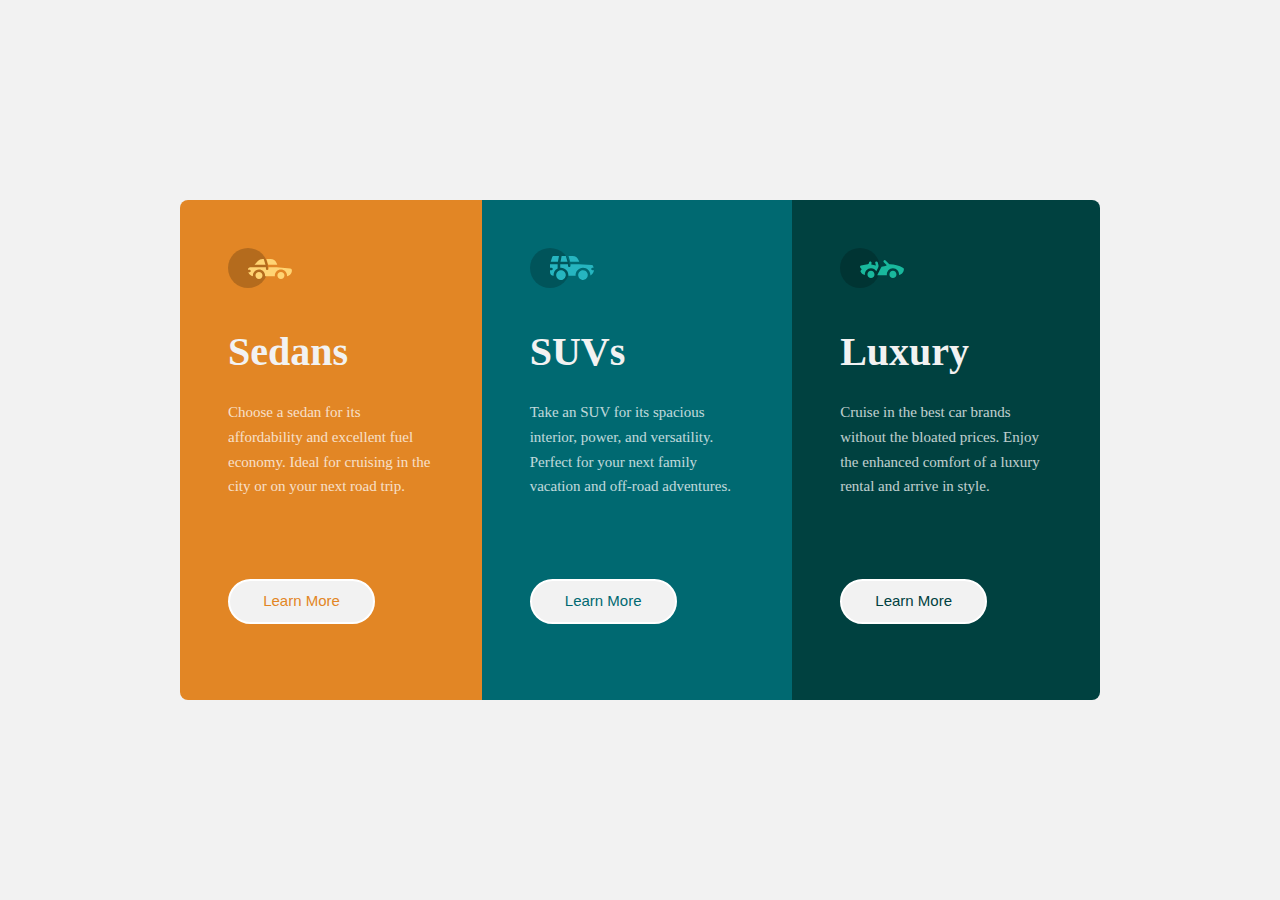
<file: 3-column-preview-card-component-main/index.html>
<!DOCTYPE html>
<html lang="en">

<head>
  <meta charset="UTF-8">
  <meta name="viewport" content="width=device-width, initial-scale=1.0">
  <!-- displays site properly based on user's device -->

  <link rel="icon" type="image/png" sizes="32x32" href="./images/favicon-32x32.png">
  <link rel="stylesheet" href="style.css">
  <title>Frontend Mentor | 3-column preview card component</title>
</head>

<body>
  <main class="container">
    <div class="content sedan">
      <img src="./images/icon-sedans.svg" alt="Sedans">
      <div class="text-container">
        <div class="text">
          <h1>Sedans</h1>
          <p>Choose a sedan for its affordability and excellent fuel economy. Ideal for cruising in the city
            or on your next road trip.</p>
        </div>
        <button>Learn More</button>
      </div>
    </div>
    <div class="content suv">
      <img src="./images/icon-suvs.svg" alt="SUVs">
      <div class="text-container">
        <div class="text">
          <h1>SUVs</h1>
          <p>Take an SUV for its spacious interior, power, and versatility. Perfect for your next family vacation
            and off-road adventures.</p>
        </div>
        <button>Learn More</button>
      </div>
    </div>
    <div class="content luxury">
      <img src="./images/icon-luxury.svg" alt="Luxury">
      <div class="text-container">
        <div class="text">
          <h1>Luxury</h1>
          <p>Cruise in the best car brands without the bloated prices. Enjoy the enhanced comfort of a luxury
            rental and arrive in style.</p>
        </div>
        <button>Learn More</button>
      </div>
    </div>
  </main>
</body>

</html>
</file>
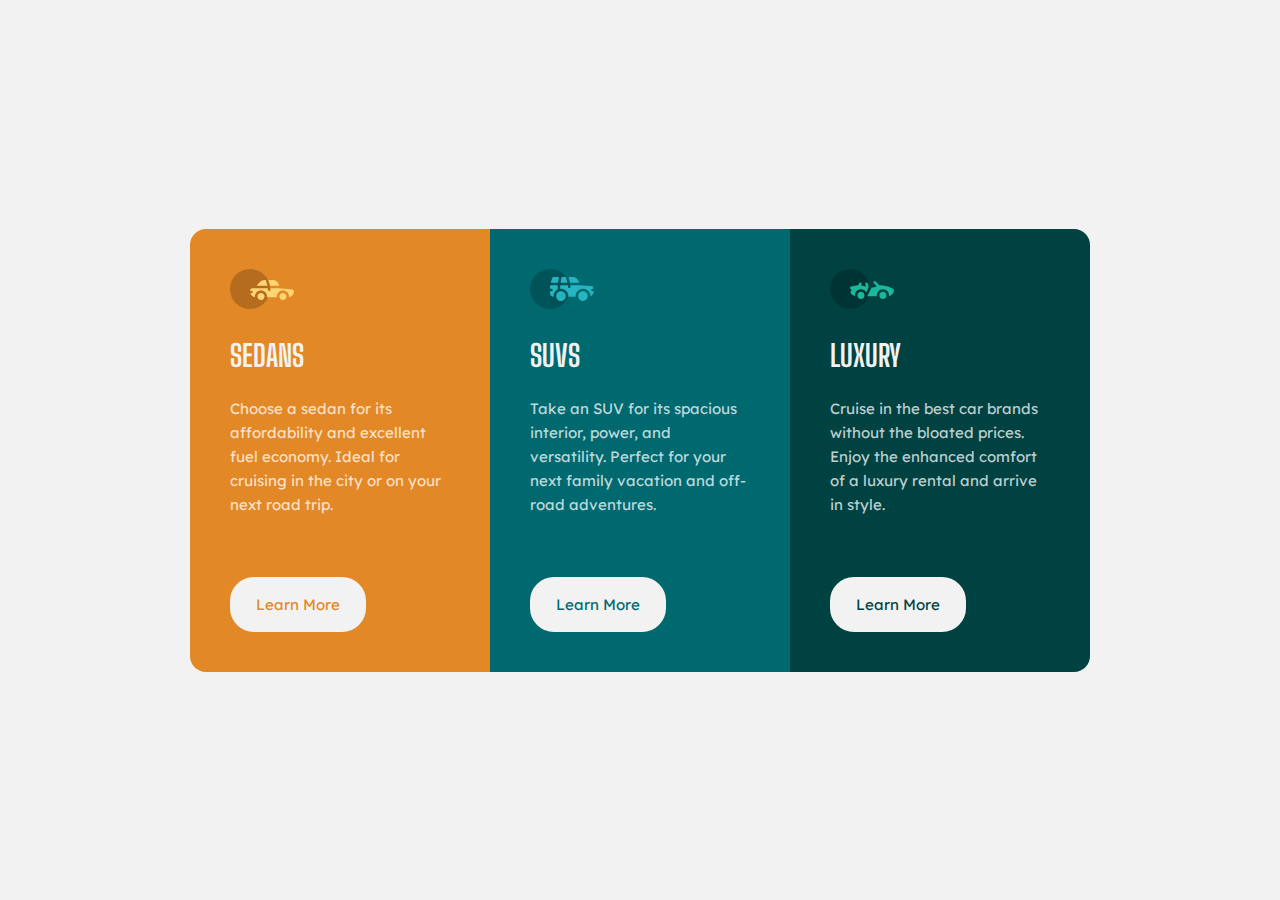
<file: 3-column-preview-card-component/index.html>
<!DOCTYPE html>
<html lang="en">
<head>
  <meta charset="UTF-8">
  <meta name="viewport" content="width=device-width, initial-scale=1.0"> <!-- displays site properly based on user's device -->

  <link rel="icon" type="image/png" sizes="32x32" href="./images/favicon-32x32.png">
  <link rel="stylesheet" href="style.css" />
  
  <title>Frontend Mentor | 3-column preview card component</title>

  <!-- Feel free to remove these styles or customise in your own stylesheet 👍 -->
  <style>
    .attribution { font-size: 11px; text-align: center; }
    .attribution a { color: hsl(228, 45%, 44%); }
  </style>
</head>
<body>
  <div class="main-div">
    <div class="wrapper">
      <div class="sedans-div">
        <img src="images/icon-sedans.svg" alt="sedans" class="icon" />
        <h1 class="title">SEDANS</h1>
        <p class="content">Choose a sedan for its affordability and excellent fuel economy. Ideal for cruising in the city 
          or on your next road trip.</p>
        <a href="#" class="btn">Learn More</a>
      </div>
      <div class="suvs-div">
        <img src="images/icon-suvs.svg" alt="suvs" class="icon" />
        <h1 class="title">SUVs</h1>
        <p class="content">Take an SUV for its spacious interior, power, and versatility. Perfect for your next family vacation 
          and off-road adventures.</p>
        <a href="#" class="btn">Learn More</a>
      </div>
      <div class="luxury-div">
        <img src="images/icon-luxury.svg" alt="luxury" class="icon" />
        <h1 class="title">Luxury</h1>
        <p class="content">Cruise in the best car brands without the bloated prices. Enjoy the enhanced comfort of a luxury 
          rental and arrive in style.</p>
        <a href="#" class="btn">Learn More</a>
      </div>
    </div>
    
  </div>
  
</body>
</html>
</file>
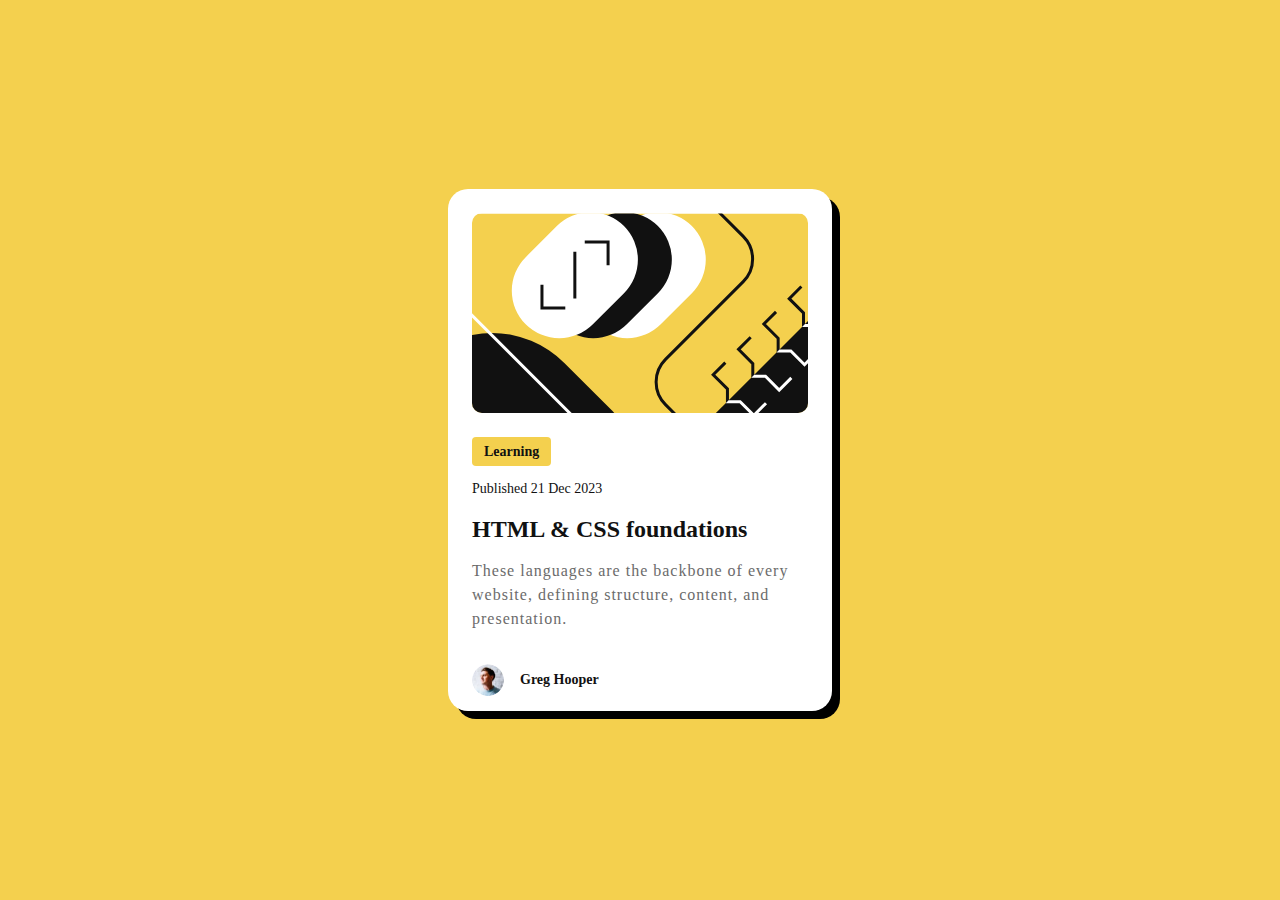
<file: blog-preview-card-main/index.html>
<!DOCTYPE html>
<html lang="en">

<head>
  <meta charset="UTF-8">
  <meta name="viewport" content="width=device-width, initial-scale=1.0">

  <link rel="icon" type="image/png" sizes="32x32" href="./assets/images/favicon-32x32.png">
  <link rel="stylesheet" href="style.css">

  <title>Frontend Mentor | Blog preview card</title>
</head>

<body>
  <div class="card">
    <div class="blog-image">
      <img src="./assets/images/illustration-article.svg" alt="illustration-article" class="desktop-image">
    </div>
    <div class="content">
      <div class="btn">
        <p class="btn-text">Learning</p>
      </div>
      <p class="publish">Published 21 Dec 2023</p>
      <a class="foundations" href="#">HTML & CSS foundations</a>
      <p class="desc">These languages are the backbone of every website, defining structure, content, and presentation.
      </p>
    </div>
    <div class="author">
      <img src="./assets/images/image-avatar.webp" alt="avatar" class="author-image">
      <p class="author-name">Greg Hooper</p>
    </div>
  </div>
</body>

</html>
</file>
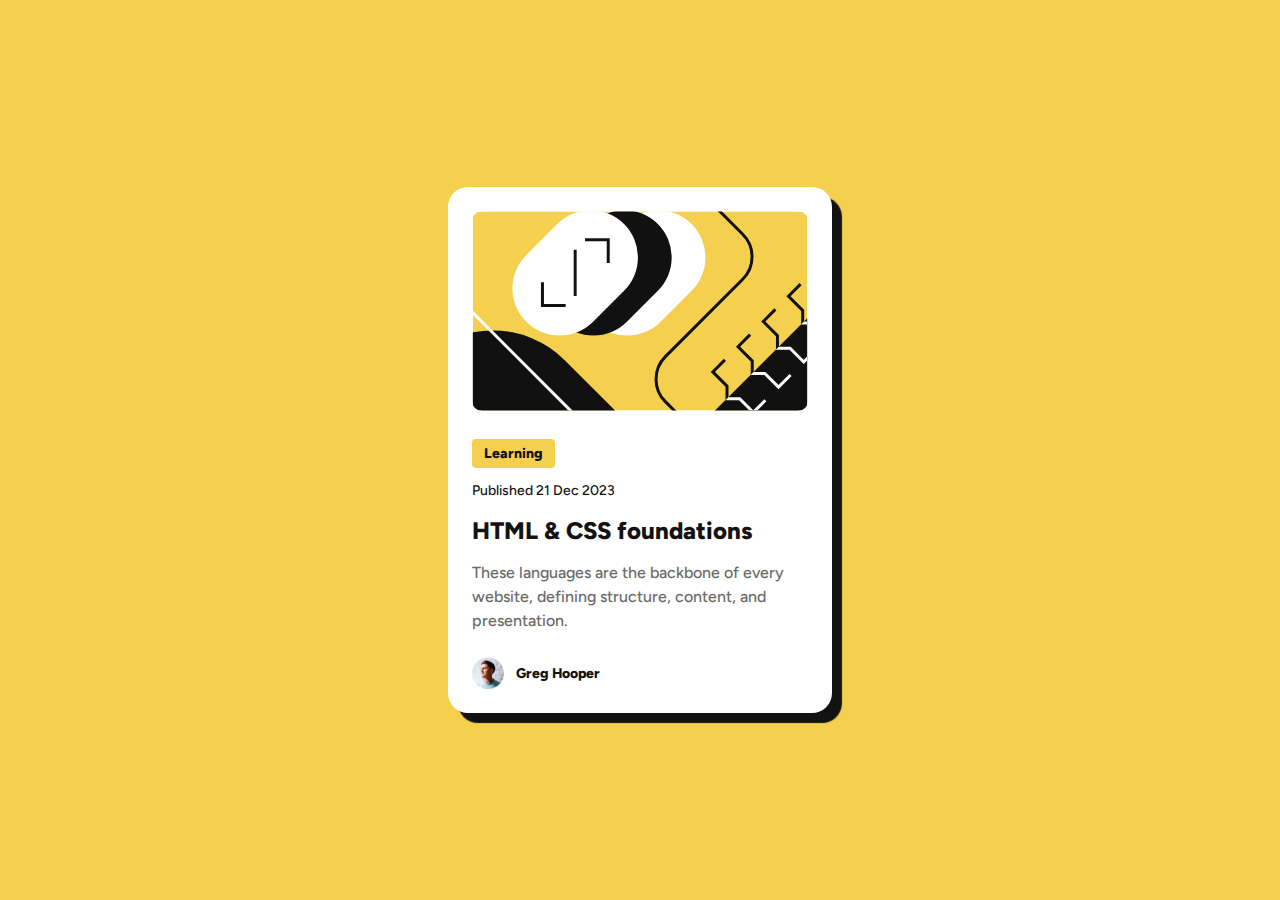
<file: blog-preview-card/index.html>
<!DOCTYPE html>
<html lang="en">
<head>
  <meta charset="UTF-8">
  <meta name="viewport" content="width=device-width, initial-scale=1.0"> <!-- displays site properly based on user's device -->

  <link rel="icon" type="image/png" sizes="32x32" href="./assets/images/favicon-32x32.png">
  <link rel="stylesheet" href="style.css" />
  <title>Frontend Mentor | Blog preview card</title>
 
</head>
<body>

  <div class="main-div">
    <div class="image-div">
      <img src="./assets/images/illustration-article.svg" alt="illustration-article" />
    </div>
    <div class="content-div">
      <div class="category">Learning</div>
      <p class="publish">Published 21 Dec 2023</p>
      <h2 class="title">HTML & CSS foundations</h2>
      <p class="description">These languages are the backbone of every website, defining structure, content, and presentation.     </p>
    </div>
    <div class="author-div">
      <img src="./assets/images/image-avatar.webp" alt="image-avatar" />
      <p>Greg Hooper</p>
    </div>
  </div>

</body>
</html>
</file>
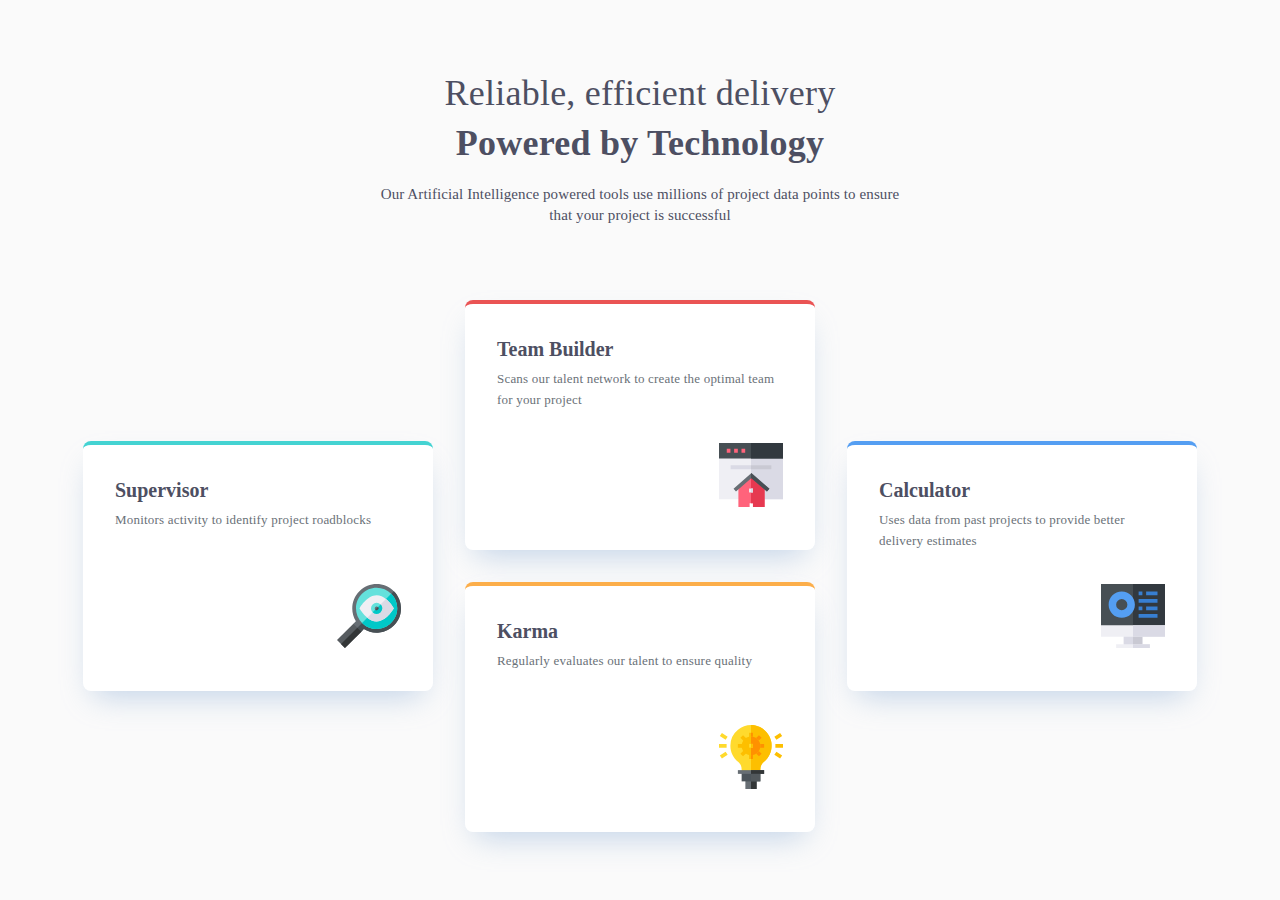
<file: four-card-feature-section-master/index.html>
<!DOCTYPE html>
<html lang="en">

<head>
  <meta charset="UTF-8">
  <meta name="viewport" content="width=device-width, initial-scale=1.0">
  <!-- displays site properly based on user's device -->

  <link rel="icon" type="image/png" sizes="32x32" href="./images/favicon-32x32.png">
  <link rel="stylesheet" href="style.css">
  <title>Frontend Mentor | Four card feature section</title>

</head>

<body>
  <main class="wrapper">
    <div class="title-wrapper">
      <h1>Reliable, efficient delivery<br/>
        <span>Powered by Technology</span>
      </h1>
      <p>Our Artificial Intelligence powered tools use millions of project data points
        to ensure that your project is successful</p>
    </div>
    <div class="card-wrapper">
      <div class="content-wrapper">
        <div class="content content1">
          <div class="title">
            <h1>Supervisor</h1>
            <p>Monitors activity to identify project roadblocks</p>
          </div>
          <div class="image">
            <img src="./images/icon-supervisor.svg" alt="supervisor">
          </div>
        </div>
        <div class="content content2">
          <div class="title">
            <h1>Team Builder</h1>
            <p>Scans our talent network to create the optimal team for your project</p>
          </div>
          <div class="image">
            <img src="./images/icon-team-builder.svg" alt="team builder">
          </div>
        </div>
        <div class="content content3">
          <div class="title">
            <h1>Karma</h1>
            <p>Regularly evaluates our talent to ensure quality</p>
          </div>
          <div class="image">
            <img src="./images/icon-karma.svg" alt="Karma">
          </div>
        </div>
        <div class="content content4">
          <div class="title">
            <h1>Calculator</h1>
            <p>Uses data from past projects to provide better delivery estimates</p>
          </div>
          <div class="image">
            <img src="./images/icon-calculator.svg" alt="calculator">
          </div>
        </div>
      </div>
    </div>
  </main>
</body>

</html>
</file>
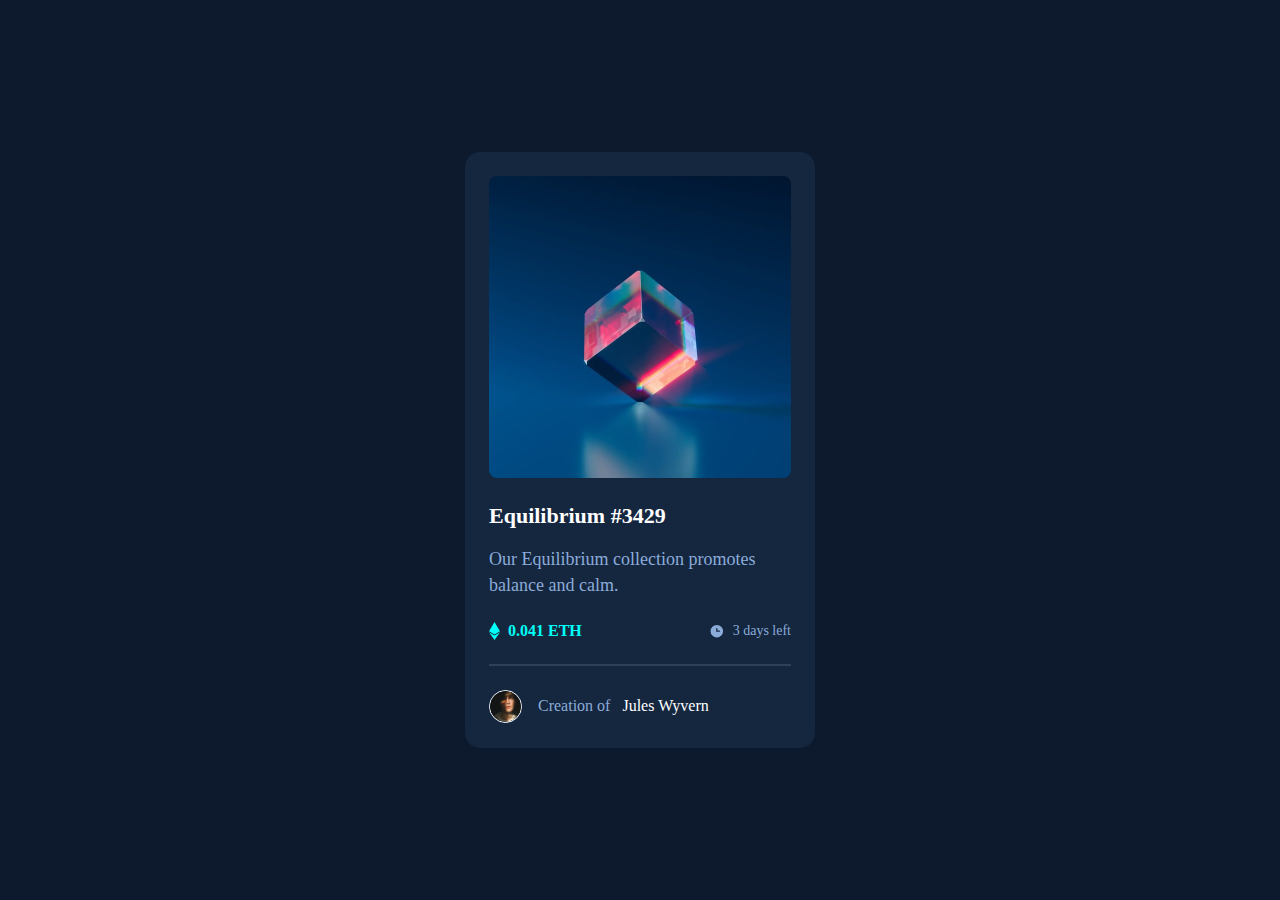
<file: nft-preview-card-component-main/index.html>
<!DOCTYPE html>
<html lang="en">

<head>
  <meta charset="UTF-8">
  <meta name="viewport" content="width=device-width, initial-scale=1.0">
  <link rel="stylesheet" href="style.css">
  <link rel="icon" type="image/png" sizes="32x32" href="./images/favicon-32x32.png">

  <title>Frontend Mentor | NFT preview card component</title>

</head>

<body>
  <main class="container">
    <div class="image-container">
      <div class="overlay">
        <img src="./images/icon-view.svg" alt="hover icon">
      </div>
    </div>
    <div class="text-container">
      <div class="title">
        <h1>Equilibrium #3429</h1>
        <p>Our Equilibrium collection promotes balance and calm.</p>
        <div class="details">
          <div class="eth">
            <img src="./images/icon-ethereum.svg" alt="ethereum">
            <p>0.041 ETH</p>
          </div>
          <div class="time">
            <img src="./images/icon-clock.svg" alt="time">
            <p>3 days left</p>
          </div>
        </div>
      </div>
      <div class="divider"></div>
      <div class="creator">
        <img src="./images/image-avatar.png" alt="avatar">
        <p>Creation of <span>Jules Wyvern</span></p>
      </div>
    </div>
  </main>

</body>

</html>
</file>
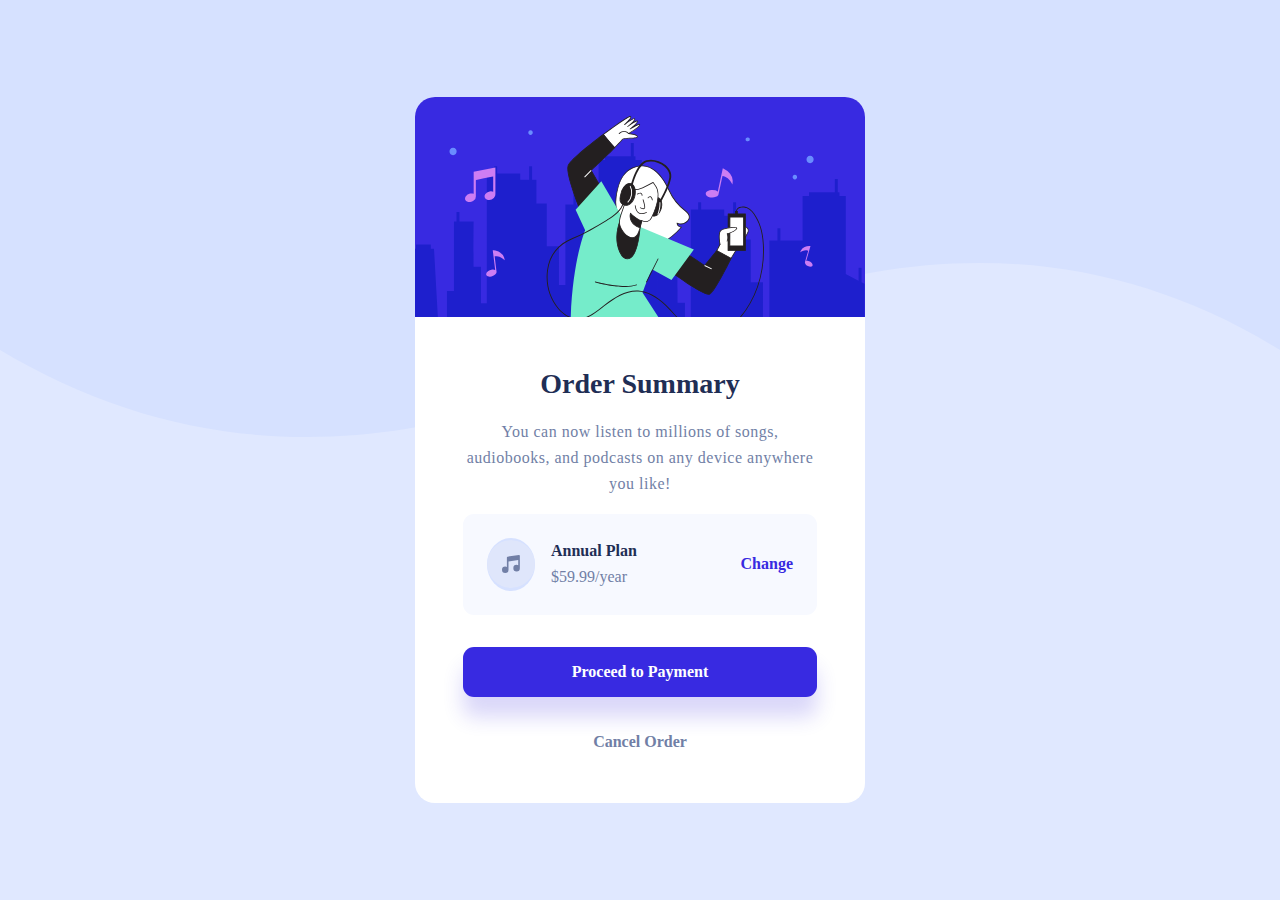
<file: order-summary-component-main/index.html>
<!DOCTYPE html>
<html lang="en">
<head>
  <meta charset="UTF-8">
  <meta name="viewport" content="width=device-width, initial-scale=1.0"> <!-- displays site properly based on user's device -->

  <link rel="icon" type="image/png" sizes="32x32" href="./images/favicon-32x32.png">
  <link rel="stylesheet" href="style.css">
  <title>Frontend Mentor | Order summary card</title>

</head>
<body>
  <div class="background">
    <img src="./images/pattern-background-desktop.svg" alt="background">
  </div>
  <main class="container">
    <div class="image-container"></div>
    <div class="text-container">
      <div class="text">
        <div class="description">
          <div class="summary">
            <h1>Order Summary</h1>
            <p>You can now listen to millions of songs, audiobooks, and podcasts on any 
  device anywhere you like!</p>
          </div>
          <div class="plan-container">
            <div class="music">
              <div class="icon-container">
                <img src="./images/icon-music.svg" alt="music">
              </div>
              <div class="plan">
                <h1>Annual Plan</h1>
                <p>$59.99/year</p>
              </div>
            </div>
            <div class="change">
              <a href="#">Change</a>
            </div>
          </div>
        </div>
        <div class="cta">
          <div class="btn">Proceed to Payment</div>
          <a href="#">Cancel Order</a>
        </div>
      </div>
    </div>
  </main>

</body>
</html>
</file>
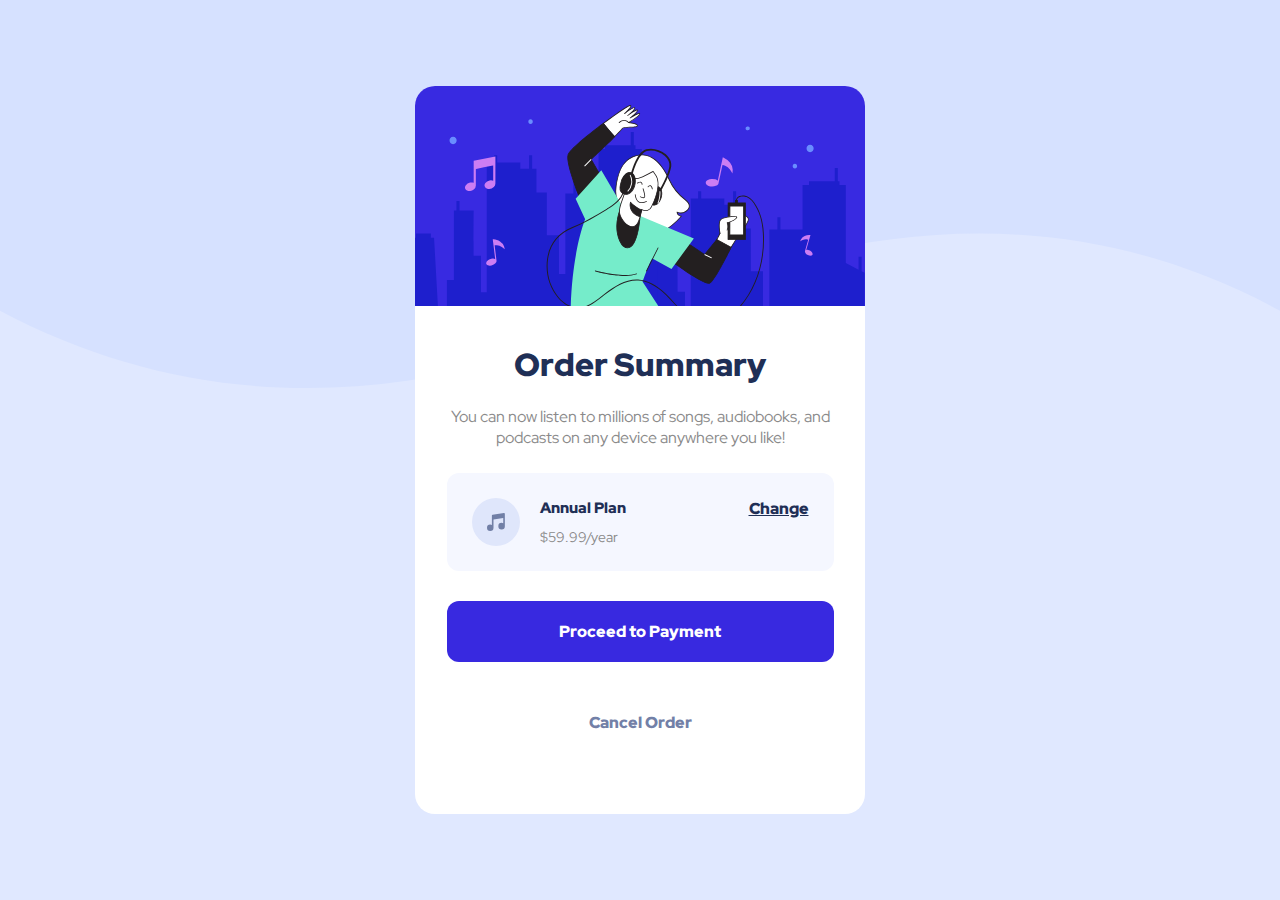
<file: order-summary-component/index.html>
<!DOCTYPE html>
<html lang="en">
  <head>
    <meta charset="UTF-8" />
    <meta name="viewport" content="width=device-width, initial-scale=1.0" />
    <link
      rel="icon"
      type="image/png"
      sizes="32x32"
      href="./images/favicon-32x32.png"
    />
    <title>Frontend Mentor | Order summary card</title>
    <link rel="stylesheet" href="style.css" />
  </head>
  <body>
    <div class="container">
      <div class="hero">
        <img src="images/illustration-hero.svg" alt="hero" />
      </div>
      <div class="text-container">
        <h2 class="title">Order Summary</h2>
        <p class="subtitle">
          You can now listen to millions of songs, audiobooks, and podcasts on
          any device anywhere you like!
        </p>
        <div class="plan-container">
          <div class="plan-box">
            <img src="images/icon-music.svg" alt="icon" />
            <div class="price-box">
              <h5>Annual Plan</h5>
              <p>$59.99/year</p>
            </div>
          </div>
          <a href="#">Change</a>
        </div>
        <a href="#" class="proceed-btn">Proceed to Payment</a>
        <a href="#" class="cancel-btn">Cancel Order</a>
      </div>
    </div>
  </body>
</html>
</file>
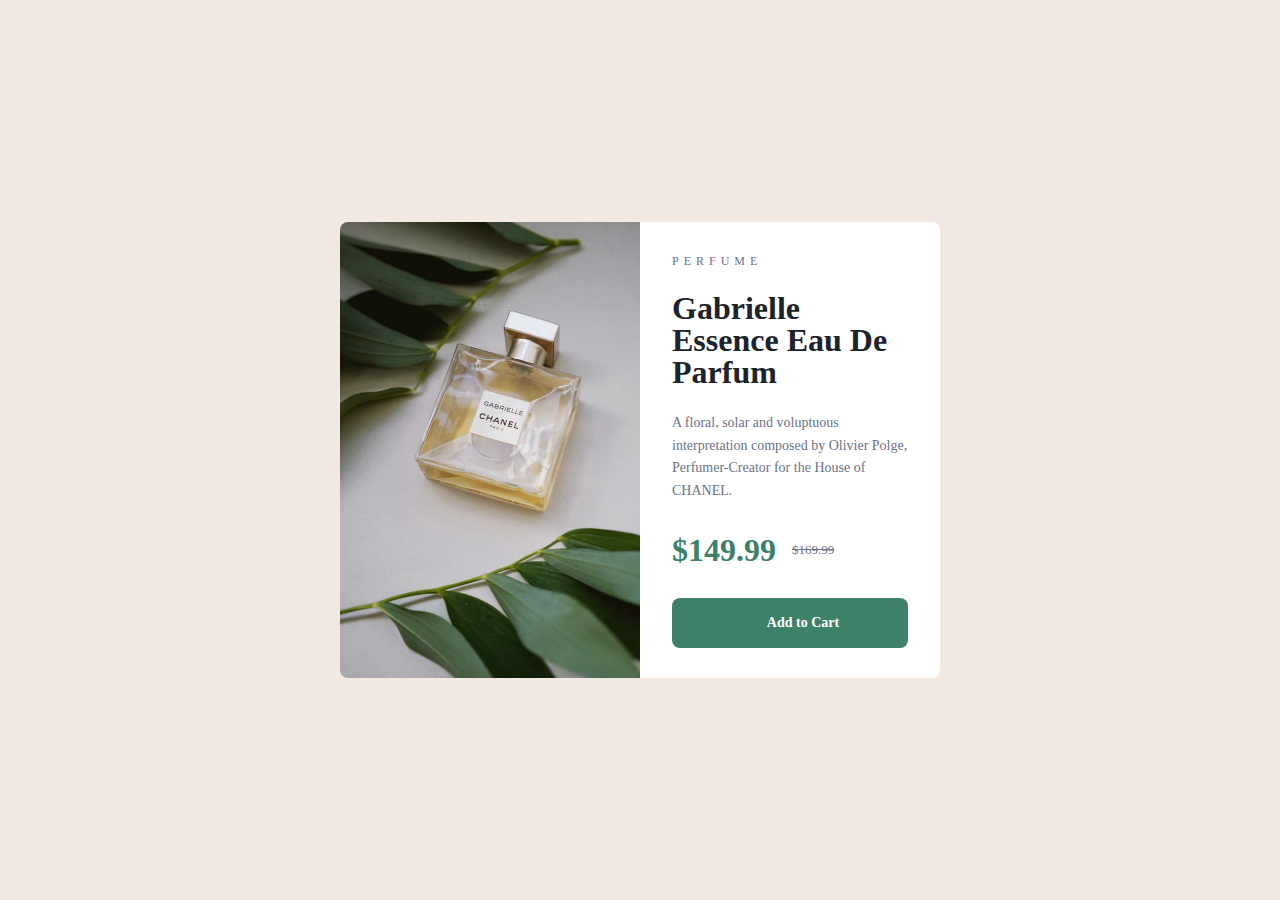
<file: product-preview-card-component-main/index.html>
<!DOCTYPE html>
<html lang="en">

<head>
  <meta charset="UTF-8">
  <meta name="viewport" content="width=device-width, initial-scale=1.0">
  <!-- displays site properly based on user's device -->
  <link rel="stylesheet" href="https://cdnjs.cloudflare.com/ajax/libs/font-awesome/5.14.0/css/all.min.css"
    integrity="sha512-1PKOgIY59xJ8Co8+NE6FZ+LOAZKjy+KY8iq0G4B3CyeY6wYHN3yt9PW0XpSriVlkMXe40PTKnXrLnZ9+fkDaog=="
    crossorigin="anonymous" />
  <link rel="icon" type="image/png" sizes="32x32" href="./images/favicon-32x32.png">
  <link rel="stylesheet" href="style.css">
  <title>Frontend Mentor | Product preview card component</title>

</head>

<body>
  <main class="container">
    <div class="image-container"></div>
    <div class="text-container">
      <div class="title">
        <p class="perfume">Perfume</p>
        <h1 class="brand">Gabrielle Essence Eau De Parfum</h1>
        <p class="description">A floral, solar and voluptuous interpretation composed by Olivier Polge,
          Perfumer-Creator for the House of CHANEL.</p>
      </div>
      <div class="price">
        <h1>$149.99</h1>
        <p>$169.99</p>
      </div>
      <div class="btn">
        <i class="fas fa-shopping-cart"></i>
        <p>Add to Cart</p>
      </div>
    </div>
  </main>

</body>

</html>
</file>
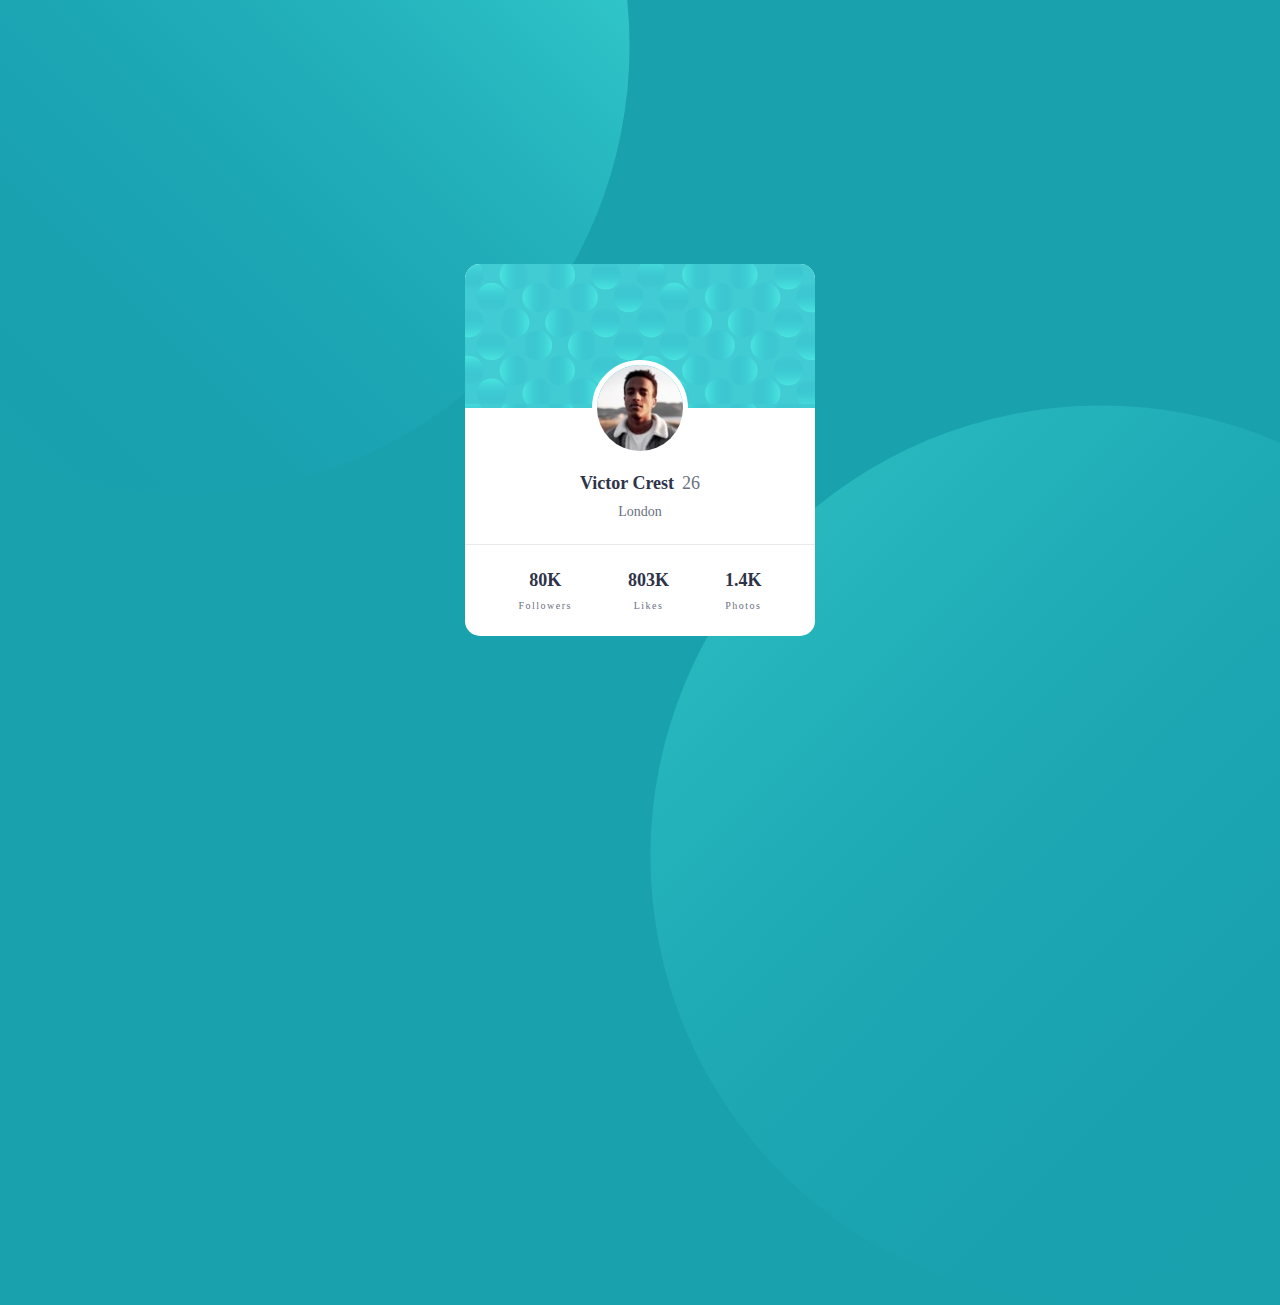
<file: profile-card-component-main/index.html>
<!DOCTYPE html>
<html lang="en">
<head>
  <meta charset="UTF-8">
  <meta name="viewport" content="width=device-width, initial-scale=1.0"> <!-- displays site properly based on user's device -->

  <link rel="icon" type="image/png" sizes="32x32" href="./images/favicon-32x32.png">
  <link rel="stylesheet" href="style.css">
  <title>Frontend Mentor | Profile card component</title>

</head>
<body>
  <div class="bg-top">
  </div>
  <div class="bg-bot">
  </div>
  <main class="container">
    <div class="header">
      <div class="bg-profile"></div>
      <div class="details">
        <div class="avatar">
          <img src="./images/image-victor.jpg" alt="avatar">
        </div>
        <div class="detail">
          <h1>Victor Crest</h1>
          <p>26</p>
        </div>
        <div class="country">
          <p>London</p>
        </div>
      </div>
    </div>
    <div class="body">
      <div class="content">
        <h1>80K</h1>
        <p>Followers</p>
      </div>
      <div class="content">
        <h1>803K</h1>
        <p>Likes</p>
      </div>
      <div class="content">
        <h1>1.4K</h1>
        <p>Photos</p>
      </div>
    </div>
  </main>
</body>
</html>
</file>
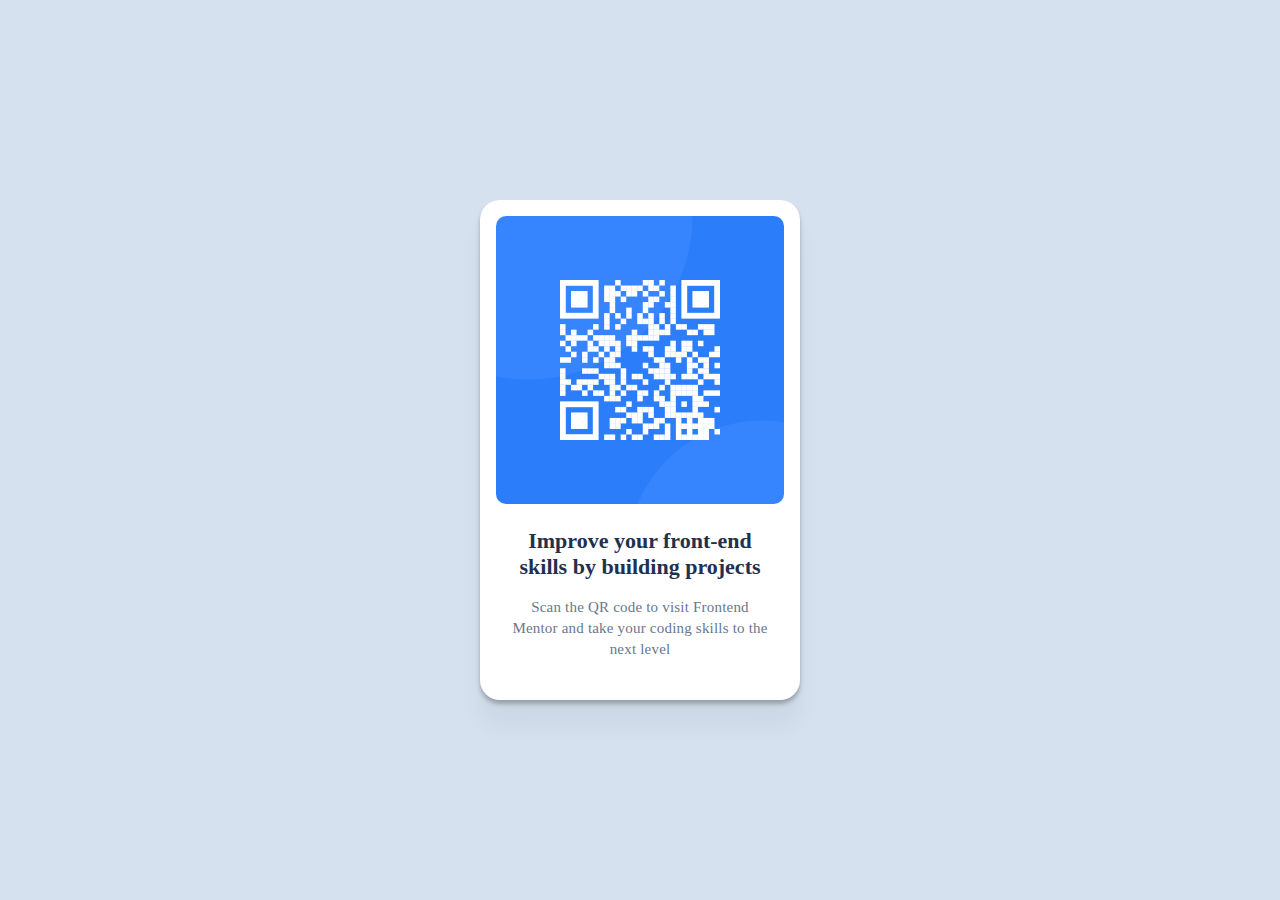
<file: qr-code-component-main/index.html>
<!DOCTYPE html>
<html lang="en">
<head>
  <meta charset="UTF-8">
  <meta name="viewport" content="width=device-width, initial-scale=1.0"> 

  <link rel="icon" type="image/png" sizes="32x32" href="./images/favicon-32x32.png">
  <link rel="stylesheet" href="style.css">
  
  <title>Frontend Mentor | QR code component</title>
</head>
<body>
  <div class="card">
    <div class="image-container">
      <img src="./images/image-qr-code.png" alt="image-qr-code">
    </div>
    <div class="text-container">
      <h1>Improve your front-end skills by building projects</h1>
      <p>Scan the QR code to visit Frontend Mentor and take your coding skills to the next level</p>
    </div>
  </div>
</body>
</html>
</file>
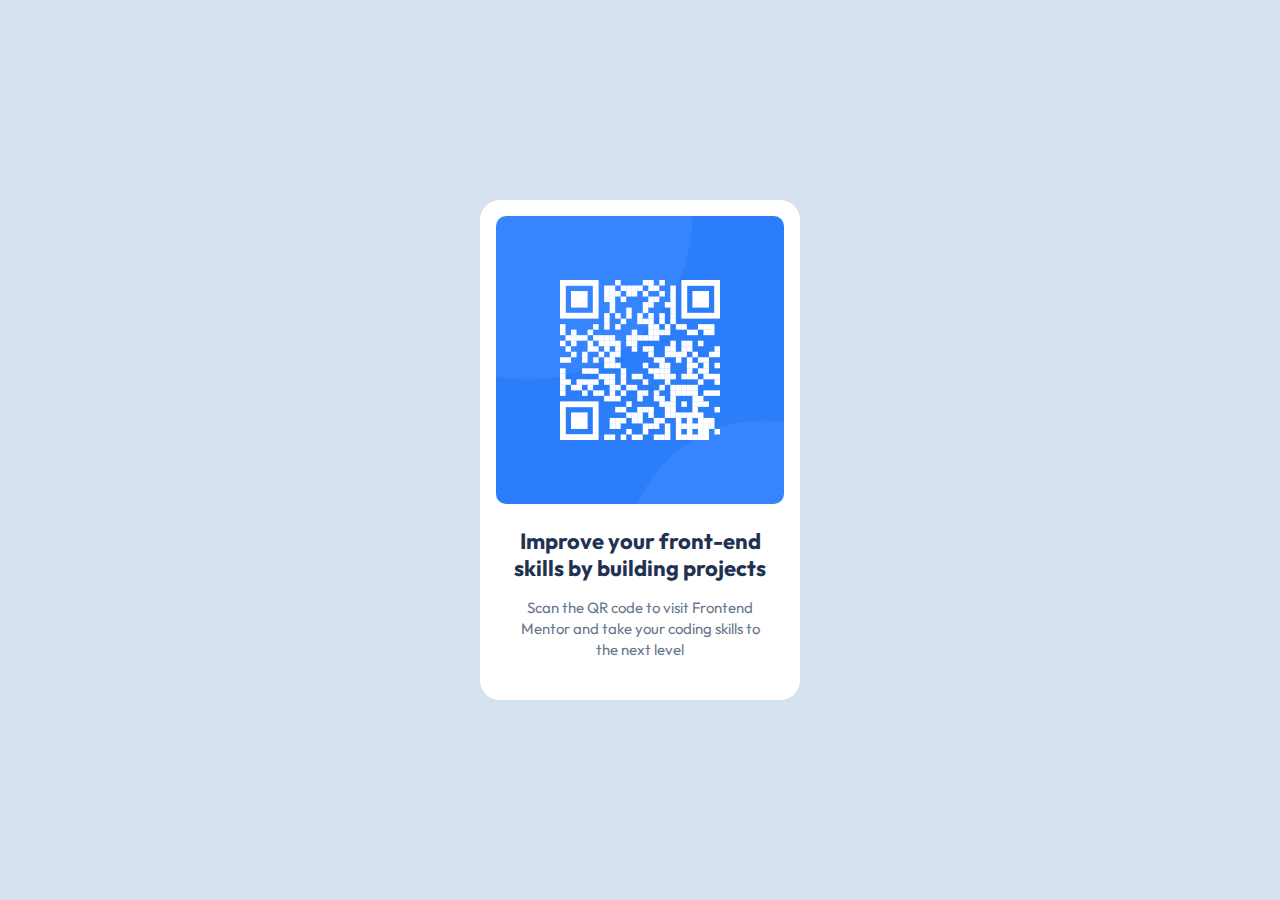
<file: qr-code-component/index.html>
<!DOCTYPE html>
<html lang="en">
<head>
  <meta charset="UTF-8">
  <meta name="viewport" content="width=device-width, initial-scale=1.0"> <!-- displays site properly based on user's device -->

  <link rel="icon" type="image/png" sizes="32x32" href="./images/favicon-32x32.png">
  <link rel="stylesheet" href="style.css" >
  
  <title>Frontend Mentor | QR code component</title>

</head>
<body>

  <div class="container">
    <img src="./images/image-qr-code.png" alt="image-qr-code" class="qr-code" />
    <div class="textContainer">
      <h1 class="title">Improve your front-end skills by building projects</h1>
      <p class="content">Scan the QR code to visit Frontend Mentor and take your coding skills to the next level</p>
    </div>
  </div>

</body>
</html>
</file>
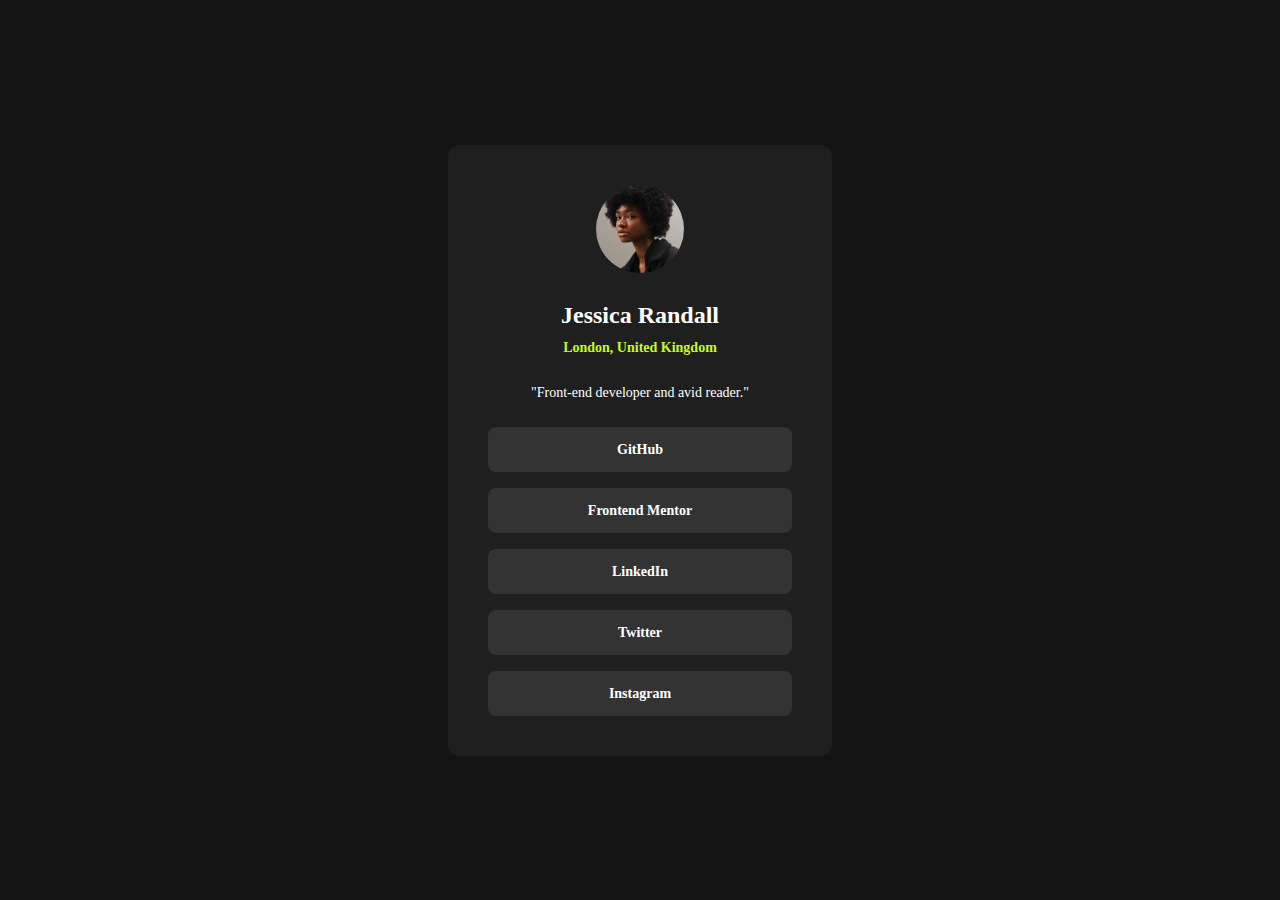
<file: social-links-profile-main/index.html>
<!DOCTYPE html>
<html lang="en">

<head>
  <meta charset="UTF-8">
  <meta name="viewport" content="width=device-width, initial-scale=1.0">
  <!-- displays site properly based on user's device -->

  <link rel="icon" type="image/png" sizes="32x32" href="./assets/images/favicon-32x32.png">
  <link rel="stylesheet" href="style.css">
  <title>Frontend Mentor | Social links profile</title>

</head>

<body>
  <main class="container">
    <div class="image-container">
      <img src="./assets/images/avatar-jessica.jpeg" alt="avatar">
    </div>
    <div class="name-container">
      <h1>Jessica Randall</h1>
      <p>London, United Kingdom</p>
    </div>
    <div class="bio-container">
      <p>"Front-end developer and avid reader."</p>
    </div>
    <div class="links-container">
      <div class="link">
        <p>GitHub</p>
      </div>
      <div class="link">
        <p>Frontend Mentor</p>
      </div>
      <div class="link">
        <p>LinkedIn</p>
      </div>
      <div class="link">
        <p>Twitter</p>
      </div>
      <div class="link">
        <p>Instagram</p>
      </div>
    </div>
  </main>
</body>

</html>
</file>
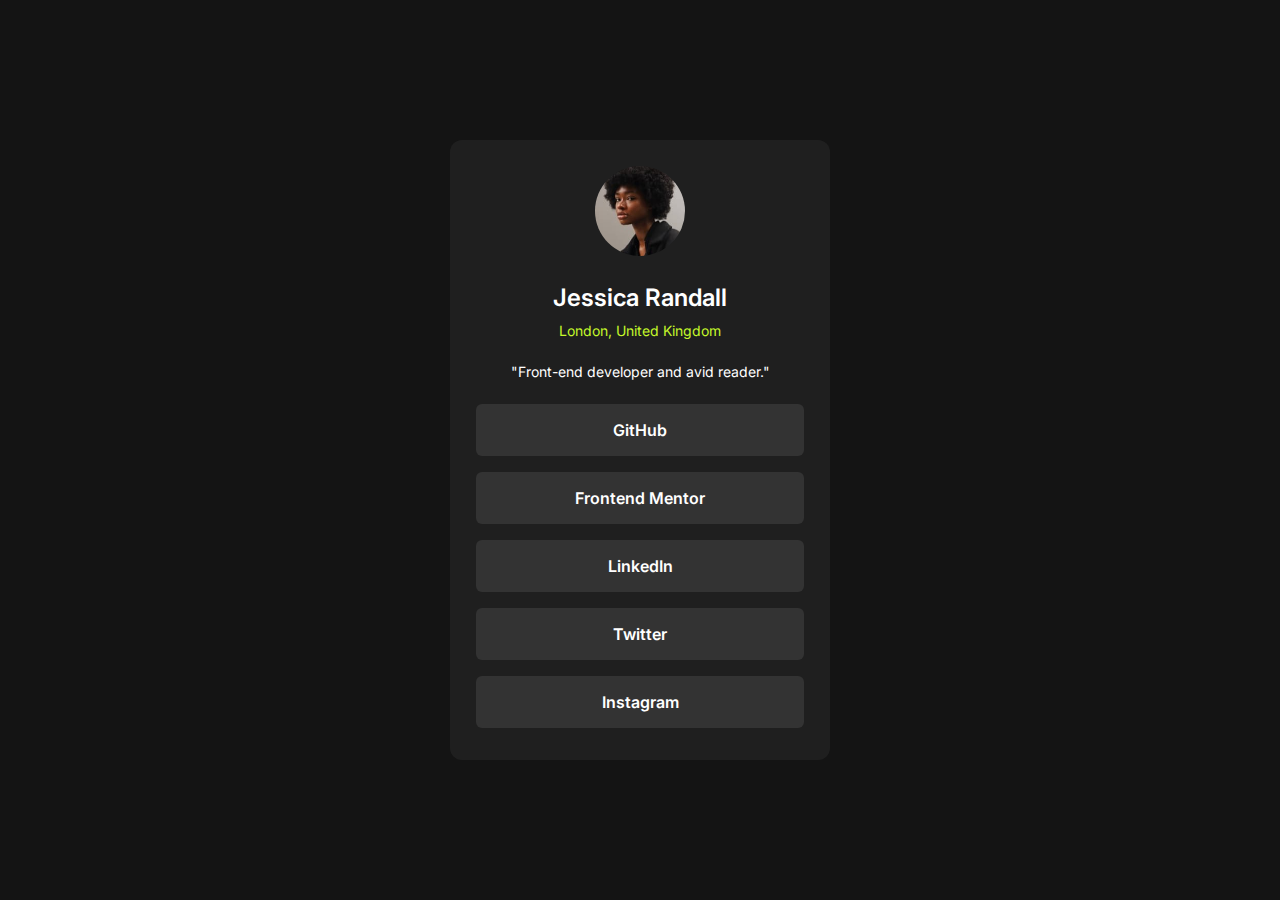
<file: social-links-profile/index.html>
<!DOCTYPE html>
<html lang="en">
<head>
  <meta charset="UTF-8">
  <meta name="viewport" content="width=device-width, initial-scale=1.0"> <!-- displays site properly based on user's device -->

  <link rel="icon" type="image/png" sizes="32x32" href="./assets/images/favicon-32x32.png">
  <link rel="stylesheet" href="style.css" />
  <title>Frontend Mentor | Social links profile</title>

  <!-- Feel free to remove these styles or customise in your own stylesheet 👍 -->
  <style>
    .attribution { font-size: 11px; text-align: center; }
    .attribution a { color: hsl(228, 45%, 44%); }
  </style>
</head>
<body>
  <div class="container">
    <img src="./assets/images/avatar-jessica.jpeg" class="avatar" alt="avatar" />
    <h1 class="name">Jessica Randall</h1>
    <p class="address">London, United Kingdom</p>
    <p class="bio">"Front-end developer and avid reader."</p>

    <div class="links">
      <a href="#" class="link">GitHub</a>
      <a href="#" class="link">Frontend Mentor</a>
      <a href="#" class="link">LinkedIn</a>
      <a href="#" class="link">Twitter</a>
      <a href="#" class="link">Instagram</a>
    </div>

  </div>

</body>
</html>
</file>
<file: 3-column-preview-card-component-main/style.css>
* {
    box-sizing: border-box;
}

body {
    margin: 0;
    padding: 0;
    background-color: #F2F2F2;
    align-items: center;
    display: flex;
    justify-content: center;
    align-items: center;
    height: 100vh;
}

.container {
    display: flex;
    flex-direction: row;
    width: 920px;
    height: 500px;
}

.content {
    display: flex;
    flex-direction: column;
    align-items: start;
    padding: 48px;
    gap: 40px;
}

.content.sedan {
    background-color: #E28625;
    border-bottom-left-radius: 8px;
    border-top-left-radius: 8px;
    border-bottom-right-radius: 0px;
    border-top-right-radius: 0px;
}

.content.suv {
    background-color: #006971;
}

.content.luxury {
    background-color: #004140;
    border-bottom-right-radius: 8px;
    border-top-right-radius: 8px;
    border-bottom-left-radius: 0px;
    border-top-left-radius: 0px;
}

.content .text-container {
    display: flex;
    flex-direction: column;
    gap: 80px;
}

.content .text-container .text {
    display: flex;
    flex-direction: column;
    gap: 24px;
}

.content img {
    height: 40px;
}

.content h1 {
    font-size: 40px;
    font-weight: 700;
    line-height: 120%;
    letter-spacing: 0px;
    color: #F2F2F2;
    padding: 0;
    margin: 0;
}

.content p {
    font-size: 15px;
    font-weight: 400;
    line-height: 165%;
    letter-spacing: 0px;
    color: #FFFFFF;
    opacity: 0.75;
    padding: 0;
    margin: 0;
}

.content button {
    outline: 0;
    padding: 8px 32px;
    border-radius: 25px;
    border: 2px solid #FFFFFF;
    background-color: #F2F2F2;
    font-size: 15px;
    font-weight: 400;
    line-height: 165%;
    letter-spacing: 0px;
    width: 147px;
}

.content button:hover {
    border: 2px solid #FFFFFF;
    cursor: pointer;
}

.content.sedan button {
    color: #E28625;
}

.content.sedan button:hover {
    background-color: #E28625;
    color: #FFFFFF;
}

.content.suv button {
    color: #006971;
}

.content.suv button:hover {
    background-color: #006971;
    color: #FFFFFF;
}

.content.luxury button {
    color: #004140;
}

.content.luxury button:hover {
    background-color: #004140;
    color: #FFFFFF;
}

@media screen and (min-width:620px) and (max-width:960px) {
    body {
        height: 1350px;
    }

    .container {
        flex-direction: column;
        width: 608px;
        height: auto;
    }

    .content {
        padding: 48px 80px;
        gap: 32px;
    }

    .content.sedan {
        border-bottom-left-radius: 0px;
        border-top-left-radius: 8px;
        border-bottom-right-radius: 0px;
        border-top-right-radius: 8px;
    }

    .content.luxury {
        border-bottom-left-radius: 8px;
        border-top-left-radius: 0px;
        border-bottom-right-radius: 8px;
        border-top-right-radius: 0px;
    }

    .content .text-container {
        gap: 24px;
    }

}

@media screen and (max-width:619px) {
    body {
        height: 1500px;
    }

    .container {
        width: 327px;
        flex-direction: column;
        height: auto;
    }

    .content {
        padding: 48px;
        gap: 32px;
    }

    .content.sedan {
        border-bottom-left-radius: 0px;
        border-top-left-radius: 8px;
        border-bottom-right-radius: 0px;
        border-top-right-radius: 8px;
    }

    .content.luxury {
        border-bottom-left-radius: 8px;
        border-top-left-radius: 0px;
        border-bottom-right-radius: 8px;
        border-top-right-radius: 0px;
    }

    .content .text-container {
        gap: 24px;
    }
}
</file>
<file: 3-column-preview-card-component/style.css>
@import url('https://fonts.googleapis.com/css2?family=Big+Shoulders+Display:wght@700&family=Lexend+Deca&display=swap');


* {
  margin: 0;
  padding: 0;
  box-sizing: border-box;
}

body {
  font-family: "Lexend Deca", "sans-serif";
  min-height: 100vh;
  background-color: hsl(0, 0%, 95%);
  display: flex;
  justify-content: center;
  align-items: center;
  font-size: 15px;
  font-weight: 400;
}

.main-div {
    max-width: 900px;
    margin: auto;
}

.wrapper {
    display: grid;
    grid-template-columns: 1fr 1fr 1fr;
    border-radius: 16px;
    overflow: hidden;
}

.sedans-div {
    background-color: hsl(31, 77%, 52%);
    padding: 40px;
}

.sedans-div .btn {
    color: hsl(31, 77%, 52%);
}

.suvs-div {
    background-color: hsl(184, 100%, 22%);
    padding: 40px;
}

.suvs-div .btn {
    color: hsl(184, 100%, 22%);
}

.luxury-div {
    background-color: hsl(179, 100%, 13%);
    padding: 40px;
}

.luxury-div .btn {
    color: hsl(179, 100%, 13%);
}

.title {
    color:hsl(0, 0%, 95%) ;
    font-size: 30px;
    font-family: 'Big Shoulders Display', cursive;
    text-transform: uppercase;
    margin: 24px 0;
}

.content {
    color:hsla(0, 0%, 100%, 0.75) ;
    line-height: 1.6;
}

.btn {
    background-color: hsl(0, 0%, 95%);
    text-decoration: none;
    margin-top: 60px;
    padding: 16px 24px;
    border-radius: 24px;    display: inline-block;
    border: 2px solid hsl(0, 0%, 95%);
    transition: all .4s ease;
    cursor: pointer;
}

.btn:hover {
    background-color: transparent;
    color: hsl(0, 0%, 95%);
}

@media screen and (max-width: 520px) {
    .main-div {
        max-width: 320px;
    }
    .wrapper {
        grid-template-columns: 1fr;
    }
    .btn {
        margin-top: 24px;
    }
}
</file>
<file: blog-preview-card-main/style.css>
body{
    margin: 0;
    padding: 0;
    box-sizing: border-box;
    background-color: #F4D04E;
    align-items: center;
    display: flex;
    justify-content: center;
    height: 100vh;
}
.card{
    width: 384px;
    height: 522px;
    display: flex;
    flex-direction: column;
    box-sizing: border-box;
    gap: 24px;
    margin: 24px;
    padding: 24px;
    background-color: white;
    border-radius: 20px;
    border-width: 1px;
    border-color: #111111;
    overflow: hidden;
    box-shadow: 8px 8px 0 0 rgba(0,0,0);
}
.blog-image{
    height: 200px;
    width: 100%;
}
.blog-image img{
    width: 100%;
    height: 100%;
    object-fit: cover;
    border-radius: 10px;
}
.author{
    display: flex;
    align-items: center;
}
.author img{
    width: 32px;
    height: 32px;
    border-radius: 50%;
    margin-right: 16px;
}
.author-name{
    font-size: 14px;
    line-height: 150%;
    color: #111111;
    font-weight: 800;

}
.content{
    display: flex;
    flex-direction: column;
    gap: 12px;
}
.content p{
    margin: 0;
}
.content .btn{
    padding: 4px 12px;
    background-color: #F4D04E;
    border-radius: 4px;
    width: fit-content;
}
.content .btn-text{
    font-size: 14px;
    line-height: 150%;
    font-weight: 800;
    color: #111111;
}
.content .publish{
    font-size: 14px;
    line-height: 150%;
    font-weight: 500;
    color: #111111;
}
.content .foundations{
    font-size: 24px;
    line-height: 150%;
    font-weight: 800;
    color: #111111;
    text-decoration: none;
}
.content .foundations:hover{
    color: #F4D04E;
    cursor: pointer;
    transition: color 0.1s ease-in-out;
}
.content .desc{
    font-size: 16px;
    line-height: 150%;
    font-weight: 500;
    color: #6B6B6B;
    letter-spacing: 1px;
}

@media screen and (max-width: 400px) {
    .card {
        width: 327px;
        max-width: 80%;
        height: 501px;
        padding: 16px;
    }
}
</file>
<file: blog-preview-card/style.css>
@import url('https://fonts.googleapis.com/css2?family=Figtree:wght@500;800&display=swap');

* {
  margin: 0;
  padding: 0;
  box-sizing: border-box;
}

body {
font-family: "Figtree", sans-serif;
  min-height: 100vh;
  background-color: hsl(47, 88%, 63%);
  display: flex;
  justify-content: center;
  align-items: center;
  font-size: 15px;
  font-weight: 500;
}

.main-div {
    display: flex;
    flex-direction: column;
    width: 384px;
    padding: 24px;
    gap: 24px;
    border-radius: 20px;
    background-color: hsl(0, 0%, 100%);
    box-shadow: 10px 10px 1px hsl(0, 0%, 7%);
}

.image-div img{
    height: 200px;
    width: 336px;
    border-radius: 10px;
}

.content-div {
    display: flex;
    flex-direction: column;
    gap: 12px;
}

.category {
    display: flex;
    width: fit-content;
    border-radius: 4px;
    background-color: hsl(47, 88%, 63%);
    color: hsl(0, 0%, 7%);
    padding: 4px 12px;
    line-height: 1.5;
    font-size: 14px;
    font-weight: 800;
}

.publish {
    font-size: 14px;
    line-height: 1.5;
    font-weight: 500;
    color: hsl(0, 0%, 7%);
}

.title {
    font-size: 24px;
    line-height: 1.5;
    font-weight: 800;
    color: hsl(0, 0%, 7%);
}
.title:hover {
    color: hsl(47, 88%, 63%);
    cursor: pointer;
}
.description {
    font-size: 16px;
    line-height: 1.5;
    color: hsl(0, 0%, 42%);
}

.author-div {
    display: flex;
    gap: 12px;
    align-items: center;
}

.author-div img{
    width: 32px;
    height: 32px;
}

.author-div p {
    font-size: 14px;
    line-height: 1.5;
    font-weight: 800;
    color: hsl(0, 0%, 7%);
}

@media screen and (max-width: 475px) {
    .main-div {
        max-width: 328px;
    }
    .image-div img {
        height: 200px;
        max-width: 100%;
        object-fit: cover;
        border-radius: 10px;
    }
    .category {
        font-size: 12px;
    }
    .publish {
        font-size: 12px;
    }
    .title {
        font-size: 20px;
    }
    .description {
        font-size: 14px;
    }
}
</file>
<file: four-card-feature-section-master/style.css>
* {
    box-sizing: border-box
}

body {
    margin: 0;
    padding: 0;
    background-color: #FAFAFA;
    display: flex;
    justify-content: center;
    align-items: center;
    min-height: 100vh;
    width: 100%;
}

h1,
p {
    padding: 0;
    margin: 0;
}

.wrapper {
    display: flex;
    flex-direction: column;
    width: 100%;
    height: 100%;
    gap: 74px;
    align-items: center;
    justify-content: center;
}

.title-wrapper {
    display: flex;
    flex-direction: column;
    width: 540px;
    gap: 16px;
}

.title-wrapper h1 {
    color: #4D4F62;
    font-size: 36px;
    font-weight: 200;
    line-height: 140%;
    letter-spacing: 0.25px;
    text-align: center;
}

.title-wrapper span {
    color: #4D4F62;
    font-size: 36px;
    font-weight: 600;
    line-height: 140%;
    letter-spacing: 0.25px;
    text-align: center;
}

.title-wrapper p {
    color: #4D4F62;
    font-size: 15px;
    font-weight: 400;
    letter-spacing: 0.1px;
    line-height: 140%;
    text-align: center;
}

.card-wrapper {
    width: 1114px;
    height: 532px;
}

.content-wrapper {
    width: 100%;
    height: 100%;
    display: grid;
    grid-template-columns: repeat(6, 1fr);
    grid-template-rows: repeat(4, 1fr);
    gap: 32px;
}

.content {
    padding: 32px;
    border-radius: 8px;
    border-top-style: solid;
    border-top-width: 4px;
    background-color: #FFFFFF;
    box-shadow: 0px 15px 30px -11px #83a6d27f;
}

.content .title {
    display: flex;
    flex-direction: column;
    gap: 6px;
    height: 75px;
    width: 100%;
}

.content .title h1 {
    font-size: 20px;
    font-weight: 600;
    line-height: 135%;
    letter-spacing: 0px;
    color: #4D4F62;
}

.content .title p {
    font-size: 13px;
    font-weight: 400;
    line-height: 160%;
    letter-spacing: 0.2px;
    color: #6A7178;
}

.content .image {
    display: flex;
    align-items: end;
    justify-content: end;
    width: 100%;
    padding-top: 32px;
}

.content .image img {
    width: 64px;
    height: 64px;
}

.content1 {
    grid-column: span 2 / span 2;
    grid-row: span 2 / span 2;
    grid-column-start: 1;
    grid-row-start: 2;
    border-top-color: #44D3D2;
}

.content2 {
    grid-column: span 2 / span 2;
    grid-row: span 2 / span 2;
    grid-column-start: 3;
    grid-row-start: 1;
    border-top-color: #EA5454;
}

.content3 {
    grid-column: span 2 / span 2;
    grid-row: span 2 / span 2;
    grid-column-start: 3;
    grid-row-start: 3;
    border-top-color: #FCAE4A;
}

.content4 {
    grid-column: span 2 / span 2;
    grid-row: span 2 / span 2;
    grid-column-start: 5;
    grid-row-start: 2;
    border-top-color: #549EF2;
}

@media screen and (max-width:1200px) and (min-width:720px) {
    body {
        min-height: 100vh;
        padding: 80px 0;
        width: 100%;
    }

    .card-wrapper {
        width: 660px;
        height: 814px;
    }

    .content-wrapper {
        grid-template-columns: repeat(4, 1fr);
        grid-template-rows: repeat(6, 1fr);
    }

    .content1 {
        grid-column: span 2 / span 2;
        grid-row: span 2 / span 2;
        grid-column-start: 1;
        grid-row-start: 3;
    }

    .content2 {
        grid-column: span 2 / span 2;
        grid-row: span 2 / span 2;
        grid-column-start: 2;
        grid-row-start: 1;
    }

    .content4 {
        grid-column: span 2 / span 2;
        grid-row: span 2 / span 2;
        grid-column-start: 2;
        grid-row-start: 5;
    }

    .content3 {
        grid-column: span 2 / span 2;
        grid-row: span 2 / span 2;
        grid-column-start: 3;
        grid-row-start: 3;
    }
}

@media screen and (max-width:719px) {
    body {
        min-height: 100vh;
        padding: 80px 0;
        width: 100%;
    }

    .card-wrapper {
        width: 314px;
        height: 1096px;
    }

    .title-wrapper {
        width: 316px;
        height: 147px;
    }

    .title-wrapper h1 {
        font-size: 24px;
    }

    .title-wrapper span {
        font-size: 24px;
    }

    .title-wrapper p {
        font-size: 15px;
    }

    .content-wrapper {
        display: flex;
        flex-direction: column;
        width: 100%;
    }

    .content {
        display: flex;
        flex-direction: column;
        width: 314px;
        height: 250px;
    }

    .content1,
    .content2,
    .content3,
    .content4 {
        grid-column: unset;
        grid-row: unset;
        grid-column-start: unset;
        grid-row-start: unset;

    }

}
</file>
<file: nft-preview-card-component-main/style.css>
* {
    box-sizing: border-box
}

body {
    margin: 0;
    padding: 0;
    background-color: #0D192C;
    display: flex;
    justify-content: center;
    align-items: center;
    height: 100vh;
    width: 100vw;
}

h1,
p {
    padding: 0;
    margin: 0;
}
.divider{
    display: flex;
    height: 0px;
    width: 100%;
    border: 1px solid #2E405A;
}
.container {
    display: flex;
    flex-direction: column;
    width: 350px;
    height: 596px;
    padding: 24px;
    border-radius: 15px;
    align-items: center;
    justify-content: center;
    background-color: #15263F;
    gap: 24px;
}
.image-container {
    position: relative;
    display: flex;
    width: 302px;
    height: 302px;
    background-image: url("./images/image-equilibrium.jpg");
    background-size: cover;
    background-repeat: no-repeat;
    border-radius: 8px;
}
.text-container{
    display: flex;
    flex-direction: column;
    width: 302px;
    height: 222px;
    gap: 24px;
}
.title{
    display: flex;
    flex-direction: column;
    width: 100%;
    gap: 24px;
}
.title > p {
    margin-top: -8px;
    color: #8BACD9;
    font-size: 18px;
    font-weight:300;
    line-height: 145%;
    letter-spacing: 0px;
}
.title > h1{
    color: #FFFFFF;
    font-size: 22px;
    font-weight:600;
    line-height: 125%;
    letter-spacing: 0px;
}
.title > h1:hover{
    color: #00FFF8;
    cursor: pointer;
    transition: 0.2 ease;
}
.details{
    display: flex;
    flex-direction: row;
    width: 100%;
    align-items: center;
    justify-content: space-between;
}
.eth{
    display: flex;
    flex-direction: row;
    width: 50%;
    align-items: center;
    justify-content: start;
    gap: 8px;
}
.eth img{
    width: 11px;
    height: 18px;
    color: #00FFF8;
}
.eth p{
    color: #00FFF8;
    font-size: 16px;
    font-weight: 600;
    line-height: auto;
    letter-spacing: 0px;
}
.time{
    display: flex;
    flex-direction: row;
    width: 50%;
    align-items:center;
    justify-content: end;
    gap: 8px;
}
.time img{
    width: 16px;
    height: 16px;
    color: #8BACD9;
}
.time p{
    color: #8BACD9;
    font-size: 14px;
    font-weight: 400;
    line-height: auto;
    letter-spacing: 0px;
}
.creator{
    display: flex;
    flex-direction: row;
    width: 100%;
    gap: 16px;
    align-items: center;
    justify-content: start;
}
.creator img{
    width: 33px;
    height: 33px;
    border-radius: 50%;
    border: 1px solid #FFFFFF;
}
.creator p{
    color: #8BACD9;
    font-size: 16px;
    font-weight: 400;
    line-height: auto;
    letter-spacing: 0px;
}
.creator span{
    margin-left: 8px;
    color: #FFFFFF;
}
.overlay{
    position: absolute;
    top: 0;
    left: 0;
    width: 100%;
    height: 100%;
    background-color: transparent;
    z-index: 2;
    display: flex;
    align-items: center;
    justify-content: center;
    opacity: 1;
    border-radius: 8px;
}
.overlay img{
    width: 48px;
    height: 48px;
    visibility: hidden;
}
.overlay:hover{
    background-color: #00fff87f;
    cursor: pointer;
    transform: 0.2 ease;
}
.overlay:hover img{
    visibility: visible;
    transform: 0.2 ease;
}
</file>
<file: order-summary-component-main/style.css>
* {
    box-sizing: border-box
}

body {
    margin: 0;
    padding: 0;
    background-color: #E0E8FF;
    display: flex;
    justify-content: center;
    align-items: center;
    height: 100vh;
    width: 100vw;
}

.background {
    position: absolute;
    z-index: -1;
    top: 0;
    left: 0;
    width: 100%;
    height: 437px;
}

.background img {
    src: url("./images/pattern-background-desktop.svg");
    height: 100%;
    width: 100%;
}

h1,
p {
    padding: 0;
    margin: 0;
}

.container {
    display: flex;
    flex-direction: column;
    width: 450px;
    border-radius: 20px;
    background-color: #FFFFFF;
}

.image-container {
    width: 100%;
    height: 220px;
    background-image: url("./images/illustration-hero.svg");
    background-size: cover;
    border-top-left-radius: 20px;
    border-top-right-radius: 20px;
}

.text-container {
    display: flex;
    flex-direction: column;
    padding: 48px;
}

.text {
    display: flex;
    flex-direction: column;
    gap: 32px;
}

.description {
    display: flex;
    flex-direction: column;
    gap: 16px;
}

.summary {
    display: flex;
    flex-direction: column;
    gap: 16px;
    align-items: center;
    justify-content: center;
}

.summary h1 {
    font-size: 28px;
    font-weight: 900;
    line-height: 135%;
    letter-spacing: 0px;
    color: #1F2E55;
}

.summary p {
    text-align: center;
    font-size: 16px;
    font-weight: 500;
    line-height: 165%;
    letter-spacing: 0.5px;
    color: #717FA6;
}

.plan-container {
    display: flex;
    flex-direction: row;
    align-items: center;
    justify-content: space-between;
    gap: 8px;
    padding: 24px;
    background-color: #F7F9FF;
    border-radius: 11px;
}

.music {
    display: flex;
    flex-direction: row;
    gap: 16px;
}

.icon-container {
    display: flex;
    align-items: center;
    justify-content: center;
    background-color: #D6E1FF;
    border-radius: 50%;
}

.icon-container img {
    width: 48px;
    height: 48px;
    border-radius: 50%;
}

.plan {
    display: flex;
    flex-direction: column;
    align-items: start;
    justify-content: center;
}

.plan h1 {
    font-size: 16px;
    font-weight: 900;
    line-height: 165%;
    letter-spacing: 0px;
    color: #1F2E55;
}

.plan p {
    font-size: 16px;
    font-weight: 500;
    line-height: 165%;
    letter-spacing: 0px;
    color: #717FA6;
}

.change {
    display: flex;
    align-items: center;
    justify-content: center;
}

.change a {
    text-align: center;
    text-decoration: none;
    font-size: 16px;
    font-weight: 900;
    line-height: 165%;
    letter-spacing: 0px;
    color: #382AE1;
}

.change a:hover {
    color: #766CF1;
    cursor: pointer;
    transition: 0.2s ease;
}

.cta {
    display: flex;
    flex-direction: column;
    gap: 32px;
    width: 100%;
}

.cta .btn {
    color: #FFFFFF;
    font-size: 16px;
    font-weight: 900;
    line-height: 165%;
    letter-spacing: 0px;
    border-radius: 11px;
    display: flex;
    align-items: center;
    justify-content: center;
    box-shadow: 0px 20px 20px 0px #382ae130;
    background-color: #382AE1;
    height: 50px;
    width: 100%;

}

.cta .btn:hover {
    background-color: #766CF1;
    cursor: pointer;
    transition: 0.2s ease;
}

.cta a {
    text-align: center;
    text-decoration: none;
    color: #717FA6;
    font-size: 16px;
    font-weight: 900;
    line-height: 165%;
    letter-spacing: 0px;
}

.cta a:hover {
    color: #1F2E55;
    cursor: pointer;
    transition: 0.2s ease;
}

@media screen and (max-width:500px) {
    .container {
        width: 327px;
    }

    .image-container {
        width: 100%;
        height: 160px;
        background-size: cover;
    }

    .text-container {
        padding: 32px;
    }

    .text {
        gap: 24px;
    }

    .summary h1 {
        font-size: 22px;
    }

    .summary p {
        font-size: 15px;
    }

    .plan-container {
        padding: 16px;
    }

    .plan h1 {
        font-size: 15px;
    }

    .plan p {
        font-size: 15px;
    }

    .change a {
        font-size: 15px;
    }

    .cta {
        gap: 24px;
    }

    .cta .btn {
        font-size: 15px;
    }

    .cta a {
        font-size: 15px;
    }
}
</file>
<file: order-summary-component/style.css>
@import url("https://fonts.googleapis.com/css2?family=Red+Hat+Display:wght@500;700;900&display=swap");

* {
  margin: 0;
  padding: 0;
  box-sizing: border-box;
}

body {
  font-family: "Red Hat Display", sans-serif;
  min-height: 100vh;
  background-image: url(images/pattern-background-desktop.svg);
  background-repeat: no-repeat;
  background-size: contain;
  background-color: hsl(225, 100%, 94%);
  position: relative;
  font-size: 16px;
}

.container {
  position: absolute;
  left: 50%;
  top: 50%;
  transform: translate(-50%, -50%);
  max-width: 450px;
  background: white;
  border-radius: 20px;
  overflow: hidden;
}
.text-container {
  padding: 7%;
  text-align: center;
}
.title {
  color: hsl(223, 47%, 23%);
  font-weight: 900;
  font-size: 32px;
  margin-bottom: 20px;
}
.subtitle {
  color: #8a8a8a;
  margin-bottom: 25px;
}

.plan-container {
  background-color: hsl(225, 100%, 98%);
  border-radius: 12px;
  display: flex;
  padding: 25px;
  allign-items: center;
  justify-content: space-between;
}
.plan-box {
  display: flex;
  allign-items: center;
  text-align: left;
}
.price-box {
  margin-left: 20px;
}
.price-box h5 {
  color: hsl(223, 47%, 23%);
  font-weight: 900;
  margin-bottom: 10px;
  font-size: 15px;
}
.price-box p {
  color: #8a8a8a;
  font-size: 14px;
}
.plan-container a {
  font-weight: 900;
  color: hsl(223, 47%, 23%);
}
.plan-container a:hover {
  text-decoration: none;
  color: hsl(245, 75%, 52%);
  transition: color 0.3s ease;
}
.proceed-btn {
  display: block;
  text-decoration: none;
  font-weight: 900;
  color: white;
  background-color: hsl(245, 75%, 52%);
  padding: 20px 0;
  border-radius: 12px;
  margin: 30px 0;
}
.proceed-btn:hover {
  background-color: hsl(224, 23%, 55%);
  transition: background-color 0.3s ease;
}
.cancel-btn {
  display: block;
  text-decoration: none;
  font-weight: 900;
  color: hsl(224, 23%, 55%);
  background-color: white;
  padding: 20px 0;
  margin: 30px 0;
}
.cancel-btn:hover {
  color: hsl(223, 47%, 23%);
  transition: background-color 0.3s ease;
}

@media only screen and (max-width: 425px) {
  .body {
    background-image: url(images/pattern-background-mobile.svg);
    font-size: 14px;
  }
  .container {
    max-width: 87%;
  }
  .title {
    font-size: 24px;
  }
  .plan-container {
    padding: 12px;
  }
  .plan-box {
    margin-left: 10px;
  }
  .proceed-btn,
  .cancel-btn,
  .plan-container a {
    font-size: 12px;
  }
  .text-container {
    padding: 9% 7%;
  }
}
</file>
<file: product-preview-card-component-main/style.css>
* {
    box-sizing: border-box
}

body {
    margin: 0;
    padding: 0;
    background-color: #F2EAE2;
    display: flex;
    justify-content: center;
    align-items: center;
    height: 100vh;
    width: 100vw;
}

h1,
p {
    padding: 0;
    margin: 0;
}

.container {
    display: flex;
    flex-direction: row;
    width: 600px;
    height: 456px;
}

.image-container {
    display: flex;
    width: 50%;
    height: 100%;
    background-image: url("./images/image-product-desktop.jpg");
    background-size: cover;
    background-repeat: no-repeat;
    border-top-left-radius: 8px;
    border-top-right-radius: 0px;
    border-bottom-left-radius: 8px;
    border-bottom-right-radius: 0px;
}

.text-container {
    display: flex;
    flex-direction: column;
    width: 50%;
    height: 100%;
    background-color: #FFFFFF;
    padding: 32px;
    gap: 32px;
    border-top-left-radius: 0px;
    border-top-right-radius: 8px;
    border-bottom-left-radius: 0px;
    border-bottom-right-radius: 8px;
}

.title {
    display: flex;
    width: 100%;
    flex-direction: column;
    gap: 24px;
}

.perfume {
    font-size: 12px;
    font-weight: 500;
    line-height: 120%;
    letter-spacing: 5px;
    color: #6C7289;
    text-transform: uppercase;
}

.brand {
    font-size: 32px;
    font-weight: 700;
    line-height: 100%;
    letter-spacing: 0px;
    color: #1C232B;
}

.description {
    font-size: 14px;
    font-weight: 500;
    line-height: 160%;
    letter-spacing: 0px;
    color: #6C7289;
}

.price {
    display: flex;
    flex-direction: row;
    gap: 16px;
    align-items: center;

}

.price h1 {
    font-size: 32px;
    font-weight: 700;
    line-height: 100%;
    letter-spacing: 0px;
    color: #3D8168;
}

.price p {
    font-size: 13px;
    font-weight: 500;
    line-height: 120%;
    letter-spacing: 0px;
    color: #6C7289;
    text-decoration: line-through;
}

.btn {
    display: flex;
    flex-direction: row;
    align-items: center;
    justify-content: center;
    gap: 8px;
    padding: 16px 32px;
    background-color: #3D8168;
    border-radius: 8px;
    border: 0px solid #979797;
}

.btn i {
    width: 18px;
    height: 18px;
    color: #FFFFFF;
}

.btn p {
    font-size: 14px;
    font-weight: 700;
    line-height: 110%;
    letter-spacing: 0px;
    color: #FFFFFF;
}

.btn:hover{
    background-color: #1A4032;
    cursor: pointer;
    transition: 0.2 ease;
}

@media screen and (max-width:620px) {

    .container {
        display: flex;
        flex-direction: column;
        width: 350px;
        height: 750px;
    }

    .image-container {
        width: 100%;
        height: 342px;
        background-image: url("./images/image-product-mobile.jpg");
        background-size: cover;
        background-repeat: no-repeat;
        border-top-left-radius: 8px;
        border-top-right-radius: 8px;
        border-bottom-left-radius: 0px;
        border-bottom-right-radius: 0px;
    }

    .text-container {
        width: 100%;
        height: 408px;
        gap: 24px;
        border-top-left-radius: 0px;
        border-top-right-radius: 0px;
        border-bottom-left-radius: 8px;
        border-bottom-right-radius: 8px;
    }
}
</file>
<file: profile-card-component-main/style.css>
* {
    box-sizing: border-box;
}

body {
    margin: 0;
    padding: 0;
    background-color: #19A1AE;
    align-items: center;
    display: flex;
    justify-content: center;
    align-items: center;
    height: 100vh;
    width: 100vw;
    overflow: hidden;
}

.bg-top {
    position: absolute;
    background-image: url("./images/bg-pattern-top.svg");
    background-size: cover;
    width: calc(100vh);
    height: 100vh;
    top: calc(-45vh);
    left: calc(-30vh);
}

.bg-bot {
    position: absolute;
    background-image: url("./images/bg-pattern-bottom.svg");
    background-size: cover;
    width: calc(100vh);
    height: 100vh;
    bottom: calc(-45vh);
    right: calc(-30vh);
}

.container {
    display: flex;
    flex-direction: column;
    width: 350px;
    height: auto;
    background-color: #FFFFFF;
    z-index: 2;
    border-radius:15px;
}

.header {
    position: relative;
    padding-top: 96px;
    border-bottom: 1px solid #E8E9EC;
}

.bg-profile {
    background-image: url("./images/bg-pattern-card.svg");
    position: absolute;
    top: 0;
    left: 0;
    width: 100%;
    height: 144px;
    border-top-left-radius: 15px;
    border-top-right-radius: 15px;
}

.avatar {
    display: flex;
    align-items: center;
    justify-content: center;
}

.avatar img {
    width: 96px;
    height: 96px;
    border-radius: 50%;
    border: 5px solid #FFFFFF;
    z-index: 3;
}
.details{
    padding-bottom: 24px;
}
.detail{
    display: flex;
    flex-direction: row;
    width: 100%;
    align-items: center;
    justify-content: center;
    gap: 8px;
    padding-top: 16px;
}
.detail h1{
    padding: 0;
    margin: 0;
    font-size: 18px;
    font-weight: 700;
    line-height: 125%;
    letter-spacing: 0px;
    color: #2E3349;
}
.detail p{
    padding: 0;
    margin: 0;
    font-size: 18px;
    font-weight: 400;
    line-height: 125%;
    letter-spacing: 0px;
    color: #6B7082;
}
.country{
    display: flex;
    width: 100%;
    align-items: center;
    justify-content: center;
    padding-top: 8px;
}
.country p{
    padding: 0;
    margin: 0;
    font-size: 14px;
    font-weight: 400;
    line-height: 125%;
    letter-spacing: 0px;
    color: #6B7082;
}
.container .body{
    display: flex;
    flex-direction: row;
    justify-content: center;
    width: 100%;
    padding-top: 24px;
    gap: 56px;
    padding-bottom: 24px;
}
.container .body .content{
    display: flex;
    flex-direction: column;
    gap: 8px;
}
.container .body .content h1{
    text-align: center;
    padding: 0;
    margin: 0;
    font-size: 18px;
    font-weight: 700;
    line-height: 125%;
    letter-spacing: 0px;
    color: #2E3349;
}
.container .body .content p{
    text-align: center;
    padding: 0;
    margin: 0;
    font-size: 10px;
    font-weight: 400;
    line-height: 125%;
    letter-spacing: 1.5px;
    color: #6B7082;
}

@media screen and (max-width:450px) {
    .container{
        width: 320px;
    }
}
</file>
<file: qr-code-component-main/style.css>
*{
    box-sizing: border-box;
}
body{
    margin: 0;
    padding: 0;
    box-sizing: border-box;
    background-color: #D5E1EF;
    align-items: center;
    display: flex;
    justify-content: center;
    height: 100vh;
}
.card{
    box-sizing: border-box;
    width: 320px;
    height: 500px;
    display: flex;
    flex-direction: column;
    background-color: white;
    gap: 24px;
    padding-top: 16px;
    padding-bottom: 40px;
    padding-left: 16px;
    padding-right: 16px;
    border-radius: 20px;
    box-shadow: 0 4px 4px 0 rgba(0, 0, 0, 0.25), 0 25px 25px 0 rgba(0, 0, 0, 0.0477);
}
.image-container{
    display: flex;
    justify-content: center;
    align-items: center;
}
.image-container img{
    width: 288px;
    height: 288px;
    border-radius: 10px;
}
.text-container{
    display: flex;
    flex-direction: column;
    align-items: center;
    text-align: center;
    gap: 16px;
    padding: 0 16px;
}
.text-container h1{
    margin: 0;
    font-size: 22px;
    font-weight: 700;
    line-height: 120%;
    color: #1F314F;
}
.text-container p{
    margin: 0;
    font-size: 15px;
    font-weight: 400;
    line-height: 140%;
    letter-spacing: 0.2px;
    color: #68778D;
}

@media screen and (max-width: 320px) {
    .card {
        width: 80%;
        height: auto;
    }
    .image-container img {
        width: 90%;
        height: auto;
    }
}
</file>
<file: qr-code-component/style.css>
@import url('https://fonts.googleapis.com/css2?family=Outfit:wght@400;700&display=swap');

* {
  margin: 0;
  padding: 0;
  box-sizing: border-box;
}

body {
font-family: "Outfit", sans-serif;
  min-height: 100vh;
  background-color: hsl(212, 45%, 89%);
  display: flex;
  justify-content: center;
  align-items: center;
  font-size: 15px;
  font-weight: 500;
}

.container {
    display: flex;
    flex-direction: column;
    align-items: center;
    gap: 24px;
    padding: 16px 16px 40px;
    width: 320px;
    border-radius: 20px;
    background-color: hsl(0, 0%, 100%);
}
.qr-code {
    width: 288px;
    height: 288px;
    border-radius: 10px;
    margin: auto;
}
.textContainer{
    display: flex;
    flex-direction: column;
    gap: 16px;
    padding: 0 16px;
}
.title{
    text-align: center;
    font-size: 22px;
    font-weight: 700;
    line-height: 1.2;
    color: hsl(218, 44%, 22%);
}
.content {
    text-align: center;
    font-size: 15px;
    font-weight: 400;
    line-height: 1.4;
    color: hsl(216, 15%, 48%);
}

@media screen and (max-width: 375px) {
    .container {
        width: 90%;
        max-width: 320px;
    }
    .qr-code {
        width: 90%;
        height: auto;
    }
    
    
}
</file>
<file: social-links-profile-main/style.css>
* {
    box-sizing: border-box
}

body {
    margin: 0;
    padding: 0;
    background-color: #141414;
    align-items: center;
    display: flex;
    justify-content: center;
    align-items: center;
    height: 100vh;
    width: 100vw;
}

.container {
    display: flex;
    flex-direction: column;
    background-color: #1F1F1F;
    border-radius: 12px;
    padding: 40px;
    gap: 24px;
    width: 384px;
}

.image-container {
    display: flex;
    width: 100%;
    align-items: center;
    justify-content: center;
}

.image-container img {
    width: 88px;
    height: 88px;
    border-radius: 50%;
}

.name-container {
    display: flex;
    flex-direction: column;
    gap: 4px;
    width: 100%;
    align-items: center;
}

.name-container h1 {
    padding: 0;
    margin: 0;
    font-size: 24px;
    font-weight: 600;
    line-height: 150%;
    letter-spacing: 0px;
    color: #FFFFFF;
}

.name-container p {
    padding: 0;
    margin: 0;
    font-size: 14px;
    font-weight: 700;
    line-height: 150%;
    letter-spacing: 0px;
    color: #C4F82A;
}

.bio-container {
    display: flex;
    width: 100%;
    align-items: center;
    justify-content: center;
}

.bio-container p {
    padding: 0;
    margin: 0;
    font-size: 14px;
    font-weight: 400;
    line-height: 150%;
    letter-spacing: 0px;
    color: #FFFFFF;
}

.links-container {
    display: flex;
    flex-direction: column;
    width: 100%;
    gap: 16px;
    align-items: center;
    justify-content: center;
}

.link {
    display: flex;
    width: 100%;
    align-items: center;
    justify-content: center;
    padding: 12px;
    border-radius: 8px;
    background-color: #333333;
}

.link p {
    padding: 0;
    margin: 0;
    font-size: 14px;
    font-weight: 700;
    line-height: 150%;
    letter-spacing: 0px;
    color: #FFFFFF;
}

.link:hover {
    transition: 0.2s ease;
    background-color: #C4F82A;
    cursor: pointer;
}

.link:hover p {
    transition: 0.2s ease;
    color: #333333;
}

@media screen and (max-width:450px) {
    .container{
        padding: 24px;
        width: 327px;
    }
}
</file>
<file: social-links-profile/style.css>
@import url("https://fonts.googleapis.com/css2?family=Inter:wght@400;600;700&display=swap");

* {
  margin: 0;
  padding: 0;
  box-sizing: border-box;
}

body {
  font-family: "Inter", "sans-serif";
  min-height: 100vh;
  background-color: hsl(0, 0%, 8%);
  display: flex;
  justify-content: center;
  align-items: center;
  font-size: 14px;
}

.container {
  width: 380px;
  height: 620px;
  background-color: hsl(0, 0%, 12%);
  border-radius: 12px;
  text-align: center;
  padding: 26px;
}

.avatar {
  width: 90px;
  height: 90px;
  border-radius: 50%;
  object-fit: cover;
  margin-bottom: 24px;
}

.name {
  color: hsl(0, 0%, 100%);
  font-size: 24px;
  font-weight: 600;
  margin-bottom: 10px;
}

.address {
  color: hsl(75, 94%, 57%);
  font-size: 14px;
  font-weight: 400;
  margin-bottom: 24px;
}

.bio {
  color: hsl(0, 0%, 100%);
  font-size: 14px;
  font-weight: 400;
  margin-bottom: 24px;
}

.links {
  display: flex;
  flex-direction: column;
  gap: 16px;
  width: 100%;
  height: 380px;
}

.link {
  padding: 16px;
  color: hsl(0, 0%, 100%);
  background-color: hsl(0, 0%, 20%);
  text-decoration: none;
  text-align: center;
  border-radius: 6px;
  font-size: 16px;
  font-weight: 600;
  transition: all 0.3s ease;
}

.link:hover {
  background-color: hsl(75, 94%, 57%);
  color: hsl(0, 0%, 8%);
  font-weight: 700;
}

@media (max-width: 500px) {
  .container {
    width: 280px;    
    height: 540px;
  }
  .avatar {
    width: 80px;
    height: 80px;
  }
  .name {
    font-size: 20px;
  }
  .address {
    font-size: 14px;
  }
  .bio {
    font-size: 12px;
  }
  .links{  
    height: 320px;
  }
  .link {
    padding: 14px;
    font-size: 12px;
  }
}
</file>
